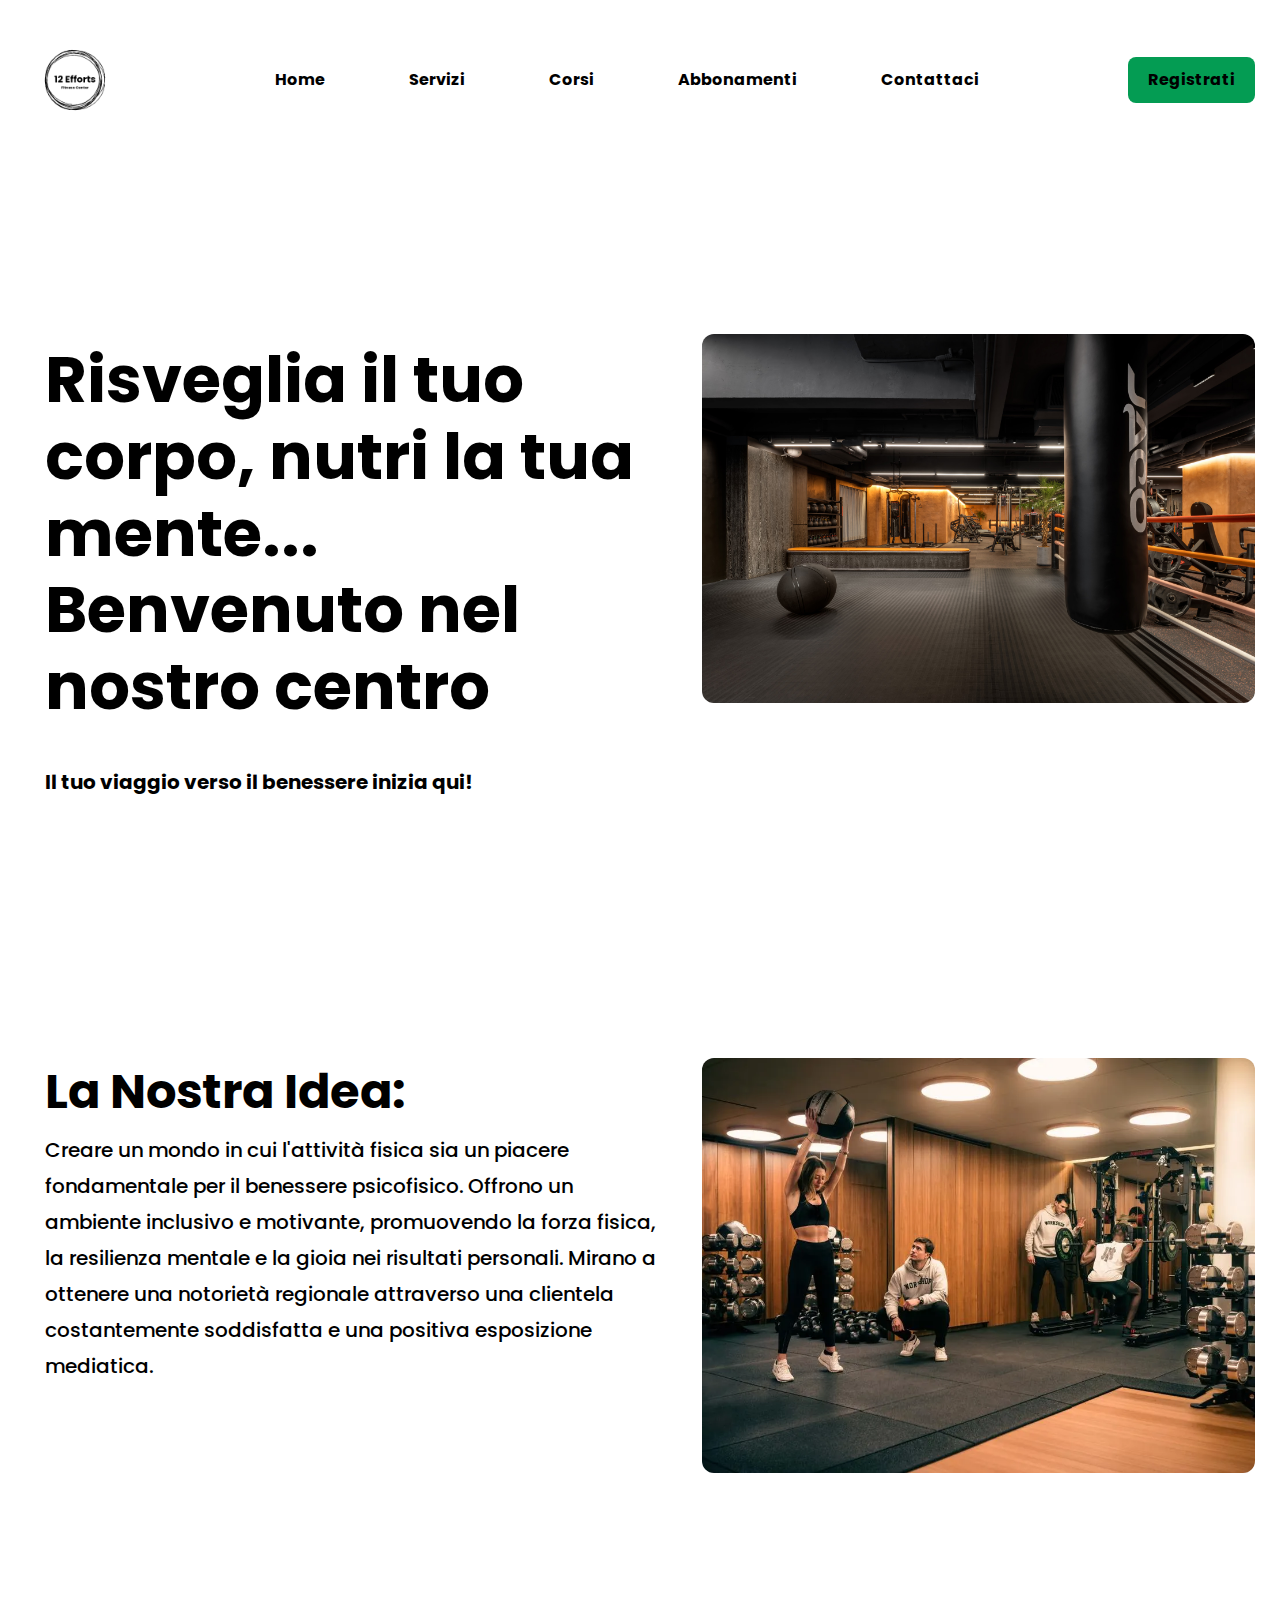
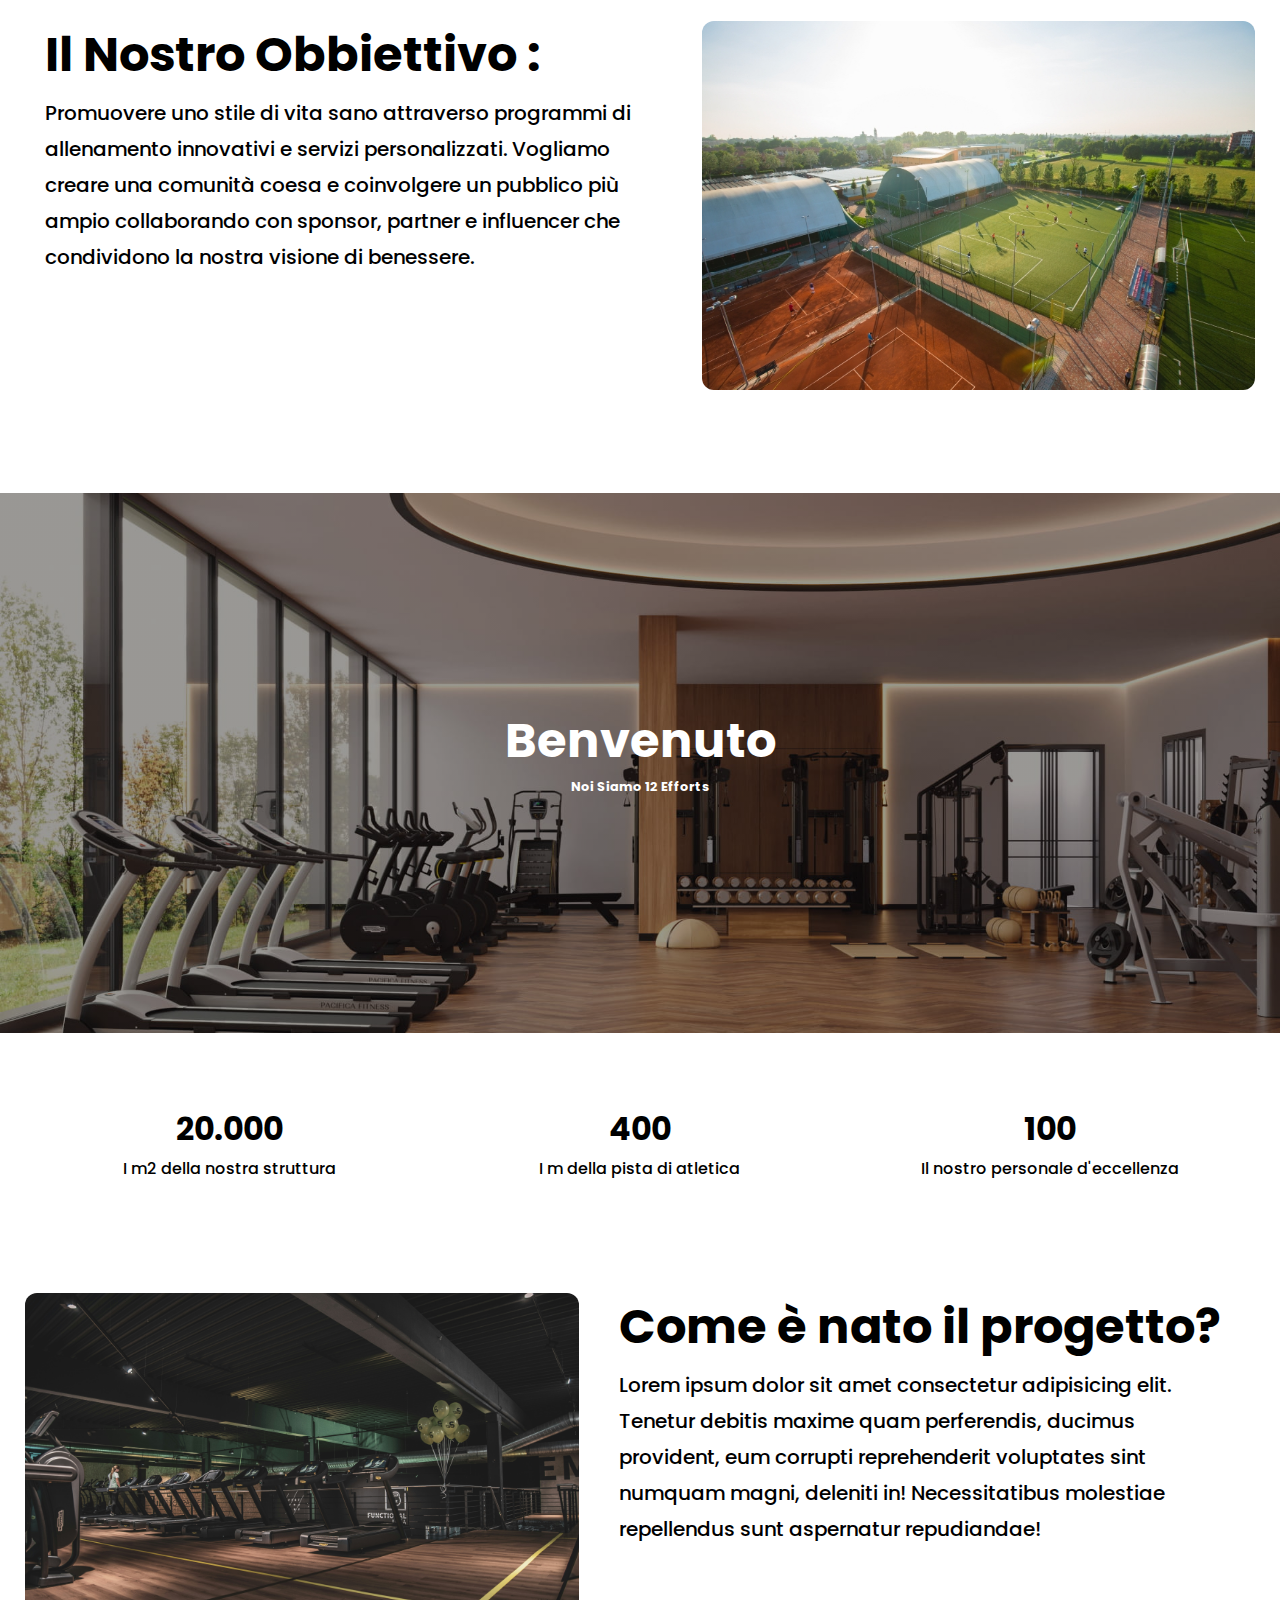
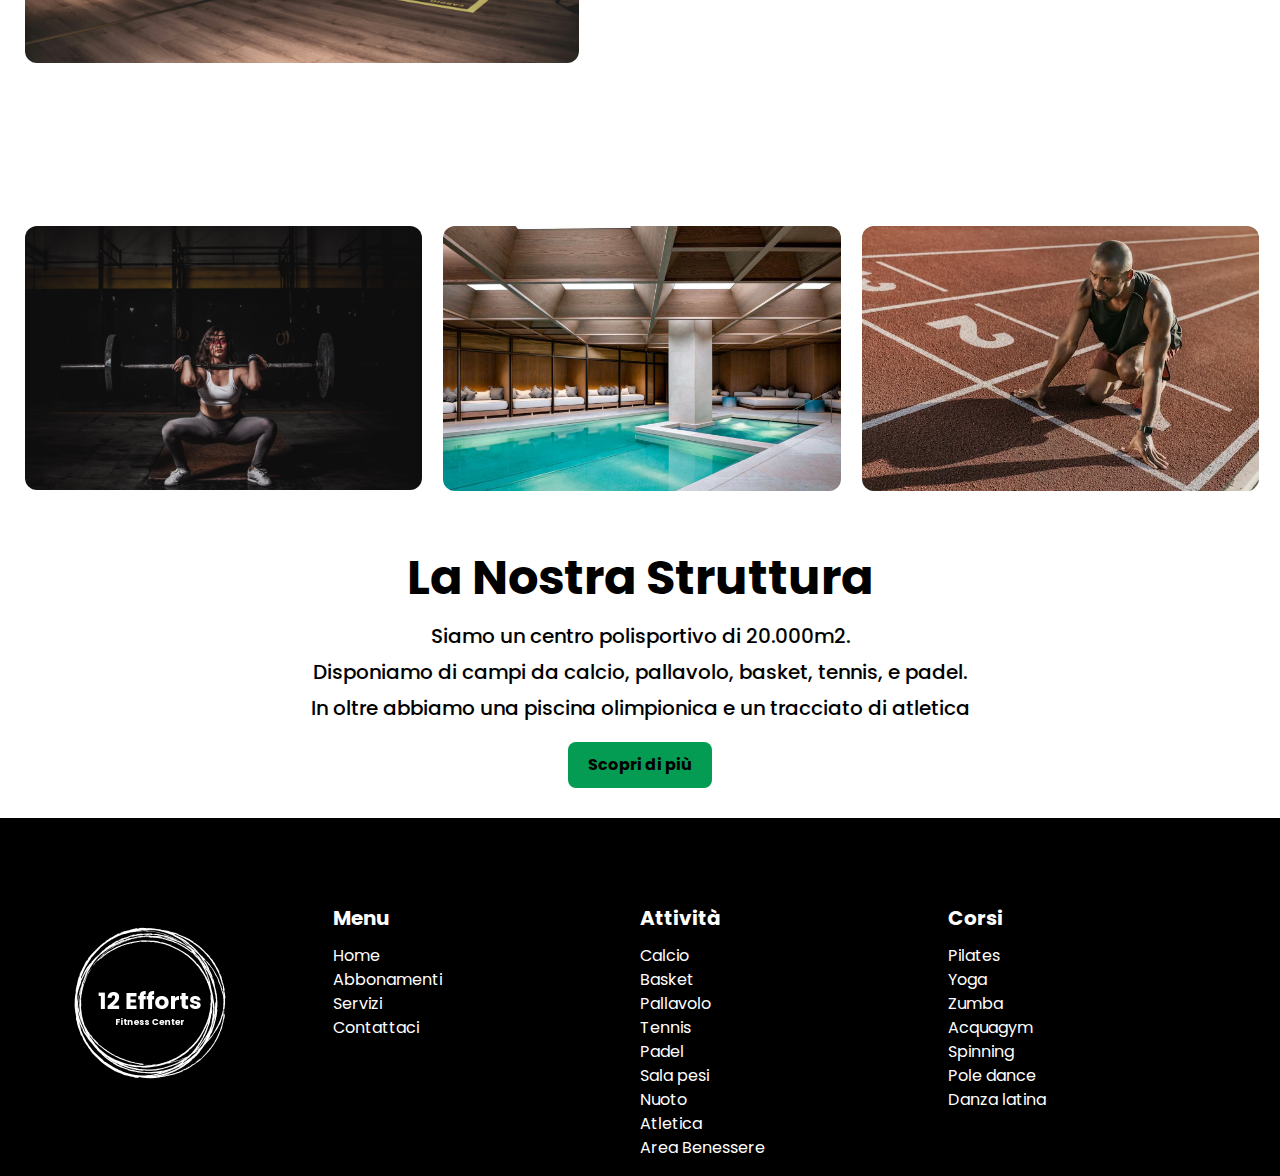
<file: index.html>
<!DOCTYPE html>
<html lang="en">
<head>
    <meta charset="UTF-8">
    <meta name="viewport" content="width=device-width, initial-scale=1.0">
    <meta http-equiv="X-UA-Compatible" content="ie=edge">

    <title>12 Efforts</title>
  
    <!-- Google Fonts Inter -->
    <link href="https://fonts.googleapis.com/css2?family=Poppins:wght@400;700&display=swap" rel="stylesheet">
    <!-- Link Css -->
    <link rel="stylesheet" href="style.css">
    <!-- Link Fontawsome -->
    <link rel="stylesheet" href="https://cdnjs.cloudflare.com/ajax/libs/font-awesome/6.5.1/css/all.min.css" integrity="sha512-DTOQO9RWCH3ppGqcWaEA1BIZOC6xxalwEsw9c2QQeAIftl+Vegovlnee1c9QX4TctnWMn13TZye+giMm8e2LwA==" crossorigin="anonymous" referrerpolicy="no-referrer" />


</head>
<body>


    <div class="container">

        <header class="header">
            <!-- Logo -->
            <img src="logo-nero.png" alt="12 Efforts logo" class="logo">
            <!-- Navbar -->
            <nav class="menu">
                <ul>
                    <li><a href="index.html">Home</a></li>
                    <li><a href="servizi.html">Servizi</a></li>
                    <li><a href="corsi.html">Corsi</a></li>
                    <li><a href="abbonamenti.html">Abbonamenti</a></li>
                    <li><a href="contattaci.html">Contattaci</a></li>
                </ul>
            </nav>
            <!-- Button -->
            <a href="" class="button">Registrati</a>


            <div class="hamburger">
                <span></span>
                <span></span>
            </div>

        </header>



        <!-- Hero -->
        <div class="hero">

            <div class="hero__text">
                <h1>Risveglia il tuo corpo, nutri la tua mente... Benvenuto nel nostro centro</h1>
                <h4>Il tuo viaggio verso il benessere inizia qui!</h4>
            </div>

            <div class="hero__img">
                <img src="gym.jpeg" alt="gym" class="img-res1">
            </div>

        </div>


        <!-- Grid -->
        <div class="grid-1">
            <div class="col-55">
                <h2>La Nostra Idea:</h2>
                <p class="p1">Creare un mondo in cui l'attività fisica sia un piacere fondamentale per il benessere psicofisico. Offrono un ambiente inclusivo e motivante, promuovendo la forza fisica, la resilienza mentale e la gioia nei risultati personali. Mirano a ottenere una notorietà regionale attraverso una clientela costantemente soddisfatta e una positiva esposizione mediatica.</p>
            </div>
            <div class="col-45">
                <img src="gym2.webp" alt="gym" class="img-res3">
            </div>
        </div>


        <div class="grid-2">
            <div class="col-55">
                <h2>Il Nostro Obbiettivo :</h2>
                <p class="p1">Promuovere uno stile di vita sano attraverso programmi di allenamento innovativi e servizi personalizzati. Vogliamo creare una comunità coesa e coinvolgere un pubblico più ampio collaborando con sponsor, partner e influencer che condividono la nostra visione di benessere.</p>
            </div>
            <div class="col-45">
                <img src="calcio_tennis.JPG" alt="calcio tennis" class="img-res2">
            </div>
        </div>


        <!-- Cover -->
        <div class="cover">
            <div class="cover__text">
                <h2>Benvenuto</h2>
                <h5>Noi Siamo 12 Efforts</h5>
            </div>

            <!-- <div class="cover__img">
                <img src="palestra.jpg" alt="tapis-roulant" class="img-res4">
            </div> -->
        </div>


        <div class="grid text-center">
            <div class="col-33">
                <h3>20.000</h3>
                <p class="p2">I m2 della nostra struttura</p>
            </div>

            <div class="col-33">
                <h3>400</h3>
                <p class="p2">I m della pista di atletica</p>
            </div>

            <div class="col-33">
                <h3>100</h3>
                <p class="p2">Il nostro personale d'eccellenza</p>
            </div>
        </div>


        <div class="grid-3">
            <div class="col-45">
                <img src="palestra.jpg" alt="calcio tennis" class="img-res2">
            </div>
            <div class="col-55 palestra">
                <h2>Come è nato il progetto?</h2>
                <p class="p1">Lorem ipsum dolor sit amet consectetur adipisicing elit. Tenetur debitis maxime quam perferendis, ducimus provident, eum corrupti reprehenderit voluptates sint numquam magni, deleniti in! Necessitatibus molestiae repellendus sunt aspernatur repudiandae!</p>
            </div>
        </div>


        <!-- Cards -->
        <div class="grid corto">
        <div class="col-33">
            <img src="squat.jpg" alt="" class="img-res4">
        </div>
        <div class="col-33">
            <img src="spa.jpeg" alt="" class="img-res5">
        </div>
        <div class="col-33">
            <img src="running.avif" alt="" class="img-res6">
        </div>
        </div>


        <!-- Grid -->
        <div class="grid text-center">
            <div class="col-100">
                <h2>La Nostra Struttura</h2>
                <p class="p1">Siamo un centro polisportivo di 20.000m2.<br>Disponiamo di campi da calcio, pallavolo, basket, tennis, e padel.<br>In oltre abbiamo una piscina olimpionica e un tracciato di atletica</p>
                <a href="" class="button plus">Scopri di più</a>
            </div>
        </div>


        <!-- Footer -->
        <footer class="footer">
            <div class="grid tw">

                <div class="col-25">
                    <img src="logo-bianco.png" alt="12 Efforts Logo" class="logo_2">
                    <!-- <p class="p3">Lorem ipsum dolor sit, amet consectetur adipisicing elit. Doloremque assumenda fuga temporibus, perspiciatis allorum.</p> -->
                </div>

                <div class="col-25">
                    <h4>Menu</h4>
                    <ul>
                        <li>Home</li>
                        <li>Abbonamenti</li>
                        <li>Servizi</li>
                        <li>Contattaci</li>
                    </ul>
                </div>

                <div class="col-25">
                    <h4>Attività</h4>
                    <ul>
                        <li>Calcio</li>
                        <li>Basket</li>
                        <li>Pallavolo</li>
                        <li>Tennis</li>
                        <li>Padel</li>
                        <li>Sala pesi</li>
                        <li>Nuoto</li>
                        <li>Atletica</li>
                        <li>Area Benessere</li>
                    </ul>
                </div>

                <div class="col-25">
                    <h4>Corsi</h4>
                    <ul>
                        <li>Pilates</li>
                        <li>Yoga</li>
                        <li>Zumba</li>
                        <li>Acquagym</li>
                        <li>Spinning</li>
                        <li>Pole dance</li>
                        <li>Danza latina</li>
                    </ul>
                </div>

            </div>
        </footer>



        <!-- Js Code -->
        <script>

            let hamburger = document.querySelector('.hamburger');

            hamburger.addEventListener("click", function() {
                document.body.classList.toggle('open');
            });

            // item.addEventListener("click", function() {
            //   item.classList.toggle('toggle-active');
            // });

        </script>

    </div>

</body>
</html>
</file>
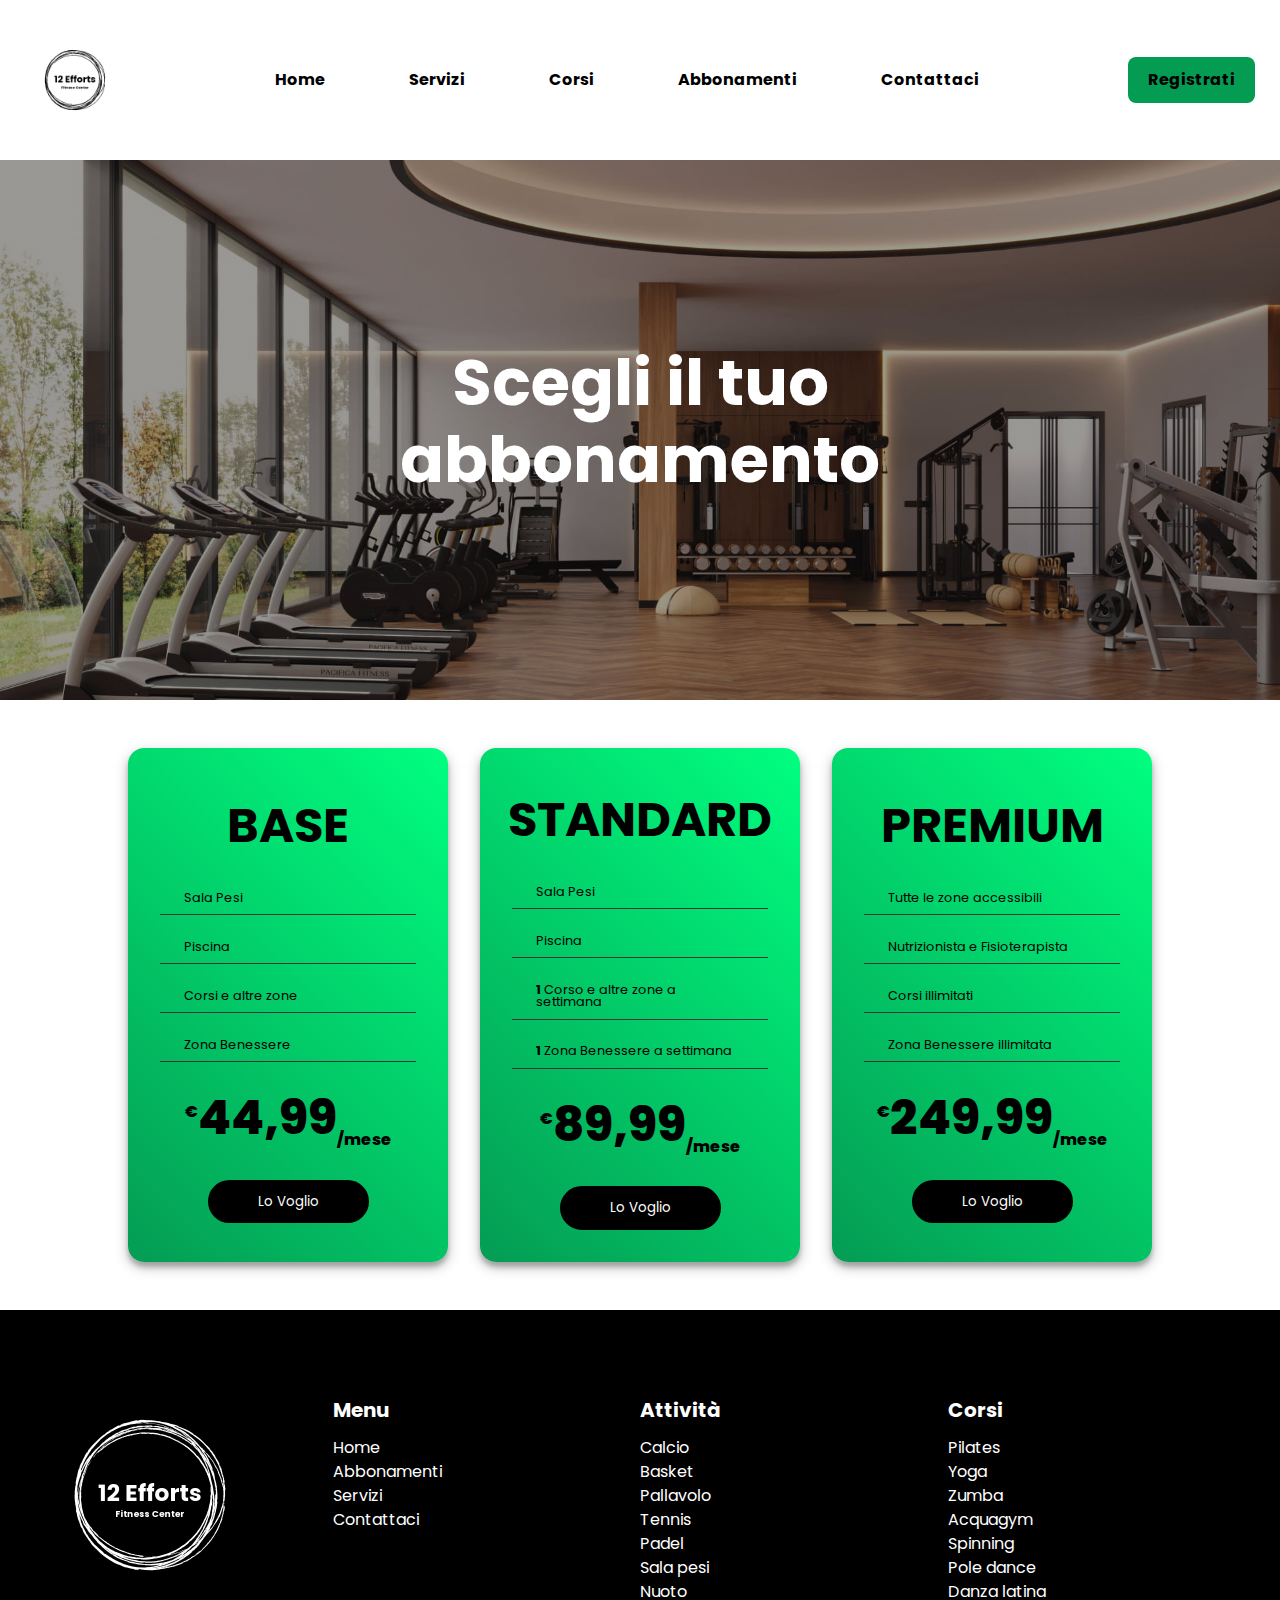
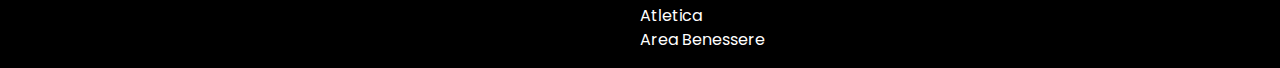
<file: abbonamenti.html>
<!DOCTYPE html>
<html lang="en">
    <head>
        <meta charset="UTF-8">
        <meta name="viewport" content="width=device-width, initial-scale=1.0">
        <meta http-equiv="X-UA-Compatible" content="ie=edge">

        <title>12 Efforts</title>
    
        <!-- Google Fonts Inter -->
        <link href="https://fonts.googleapis.com/css2?family=Poppins:wght@400;700&display=swap" rel="stylesheet">
        <!-- Link Css -->
        <link rel="stylesheet" href="style.css">
        <link rel="stylesheet" href="abbonamenti.css">
        <!-- Link Fontawsome -->
        <link rel="stylesheet" href="https://cdnjs.cloudflare.com/ajax/libs/font-awesome/6.5.1/css/all.min.css" integrity="sha512-DTOQO9RWCH3ppGqcWaEA1BIZOC6xxalwEsw9c2QQeAIftl+Vegovlnee1c9QX4TctnWMn13TZye+giMm8e2LwA==" crossorigin="anonymous" referrerpolicy="no-referrer" />


    </head>
    <body>

        <div class="container">

            <header class="header">
                <!-- Logo -->
                <img src="logo-nero.png" alt="12 Efforts logo" class="logo">
                <!-- Navbar -->
                <nav class="menu">
                    <ul>
                        <li><a href="index.html">Home</a></li>
                        <li><a href="servizi.html">Servizi</a></li>
                        <li><a href="corsi.html">Corsi</a></li>
                        <li><a href="abbonamenti.html">Abbonamenti</a></li>
                        <li><a href="contattaci.html">Contattaci</a></li>
                    </ul>
                </nav>
                <!-- Button -->
                <a href="" class="button">Registrati</a>


                <div class="hamburger">
                    <span></span>
                    <span></span>
                </div>

            </header>


            <!-- Cover -->
            <div class="cover">
                <div class="cover__text">
                    <h1>Scegli il tuo abbonamento</h1>
                </div>

                <!-- <div class="cover__img">
                    <img src="palestra.jpg" alt="tapis-roulant" class="img-res4">
                </div> -->
            </div>


            <section class="pricing">

                <div class="card-wrapper">

                    <!-- Card Header -->
                    <div class="card-header">
                        <h2>BASE</h2>
                    </div>

                    <!-- Card Detail -->
                    <div class="card-detail">
                        <p><span class="fas fa-check chek"> Sala Pesi</span></p>
                        <p><span class="fas fa-check chek"> Piscina</span></p>
                        <p><span class="fas fa-times nochek"> Corsi e altre zone</span></p>
                        <p><span class="fas fa-times nochek"> Zona Benessere</span></p>
                    </div>

                    <!-- Card Price -->
                    <div class="card-price">
                        <p><sup>€</sup>44,99<sub>/mese</sub></p>
                    </div>

                    <!-- Button -->
                    <button class="card-button">Lo Voglio</button>

                </div>
                
                <div class="card-wrapper">

                    <!-- Card Header -->
                    <div class="card-header">
                        <h2>STANDARD</h2>
                    </div>

                    <!-- Card Detail -->
                    <div class="card-detail">
                        <p><span class="fas fa-check chek"> Sala Pesi</span></p>
                        <p><span class="fas fa-check chek"> Piscina</span></p>
                        <p><span class="fas fa-check chek"><b> 1</b> Corso e altre zone a settimana</span></p>
                        <p><span class="fas fa-check chek"><b> 1</b> Zona Benessere a settimana</span></p>
                    </div>

                    <!-- Card Price -->
                    <div class="card-price">
                        <p><sup>€</sup>89,99<sub>/mese</sub></p>
                    </div>

                    <!-- Button -->
                    <button class="card-button">Lo Voglio</button>

                </div>
                
                <div class="card-wrapper">

                    <!-- Card Header -->
                    <div class="card-header">
                        <h2>PREMIUM</h2>
                    </div>

                    <!-- Card Detail -->
                    <div class="card-detail">
                        <p><span class="fas fa-check chek"> Tutte le zone accessibili</span></p>
                        <p><span class="fas fa-check chek"> Nutrizionista e Fisioterapista</span></p>
                        <p><span class="fas fa-check chek"> Corsi illimitati</span></p>
                        <p><span class="fas fa-check chek"> Zona Benessere illimitata</span></p>
                    </div>

                    <!-- Card Price -->
                    <div class="card-price">
                        <p><sup>€</sup>249,99<sub>/mese</sub></p>
                    </div>

                    <!-- Button -->
                    <button class="card-button">Lo Voglio</button>

                </div>
                

            </section>


            <!-- <table class="features">

                <thead>
                    <tr>
                        <th></th>
                        <th class="features__cell features__cell--bold features__cell--shaded">Base</th>
                        <th class="features__cell features__cell--bold features__cell--shaded">Standard</th>
                        <th class="features__cell features__cell--bold features__cell--shaded">Premium</th>
                    </tr>
                    <tr>
                        <th></th>
                        <th class="features__cell features__cell--bold features__cell--large">€ 44,99/mese</th>
                        <th class="features__cell features__cell--bold features__cell--large">€ 89,99/mese</th>
                        <th class="features__cell features__cell--bold features__cell--large">€ 249,99/mese</th>
                    </tr>
                </thead>

                <tbody>
                    <tr><td class="features__cell features__cell--bold features__cell--shaded" colspan="4">Aree</td></tr>

                    <tr>
                        <td class="features__cell">Unlimited access to 400+ tutorials</td>
                        <td class="features__cell features__cell--center">
                        </td>
                        <td class="features__cell features__cell--center">
                            <span class="features__tick">Yes</span>
                        </td>
                        <td class="features__cell features__cell--center">
                            <span class="features__tick">Yes</span>
                        </td>
                    </tr>

                </tbody>
                
            </table> -->


            <!-- Footer -->
            <footer class="footer">
                <div class="grid tw">

                    <div class="col-25">
                        <img src="logo-bianco.png" alt="12 Efforts Logo" class="logo_2">
                        <!-- <p class="p3">Lorem ipsum dolor sit, amet consectetur adipisicing elit. Doloremque assumenda fuga temporibus, perspiciatis allorum.</p> -->
                    </div>

                    <div class="col-25">
                        <h4>Menu</h4>
                        <ul>
                            <li>Home</li>
                            <li>Abbonamenti</li>
                            <li>Servizi</li>
                            <li>Contattaci</li>
                        </ul>
                    </div>

                    <div class="col-25">
                        <h4>Attività</h4>
                        <ul>
                            <li>Calcio</li>
                            <li>Basket</li>
                            <li>Pallavolo</li>
                            <li>Tennis</li>
                            <li>Padel</li>
                            <li>Sala pesi</li>
                            <li>Nuoto</li>
                            <li>Atletica</li>
                            <li>Area Benessere</li>
                        </ul>
                    </div>

                    <div class="col-25">
                        <h4>Corsi</h4>
                        <ul>
                            <li>Pilates</li>
                            <li>Yoga</li>
                            <li>Zumba</li>
                            <li>Acquagym</li>
                            <li>Spinning</li>
                            <li>Pole dance</li>
                            <li>Danza latina</li>
                        </ul>
                    </div>

                </div>
            </footer>



            <!-- Js Code -->
            <script>

                let hamburger = document.querySelector('.hamburger');

                hamburger.addEventListener("click", function() {
                    document.body.classList.toggle('open');
                });

                // item.addEventListener("click", function() {
                //   item.classList.toggle('toggle-active');
                // });

            </script>

        </div>

    </body>
</html>
</file>
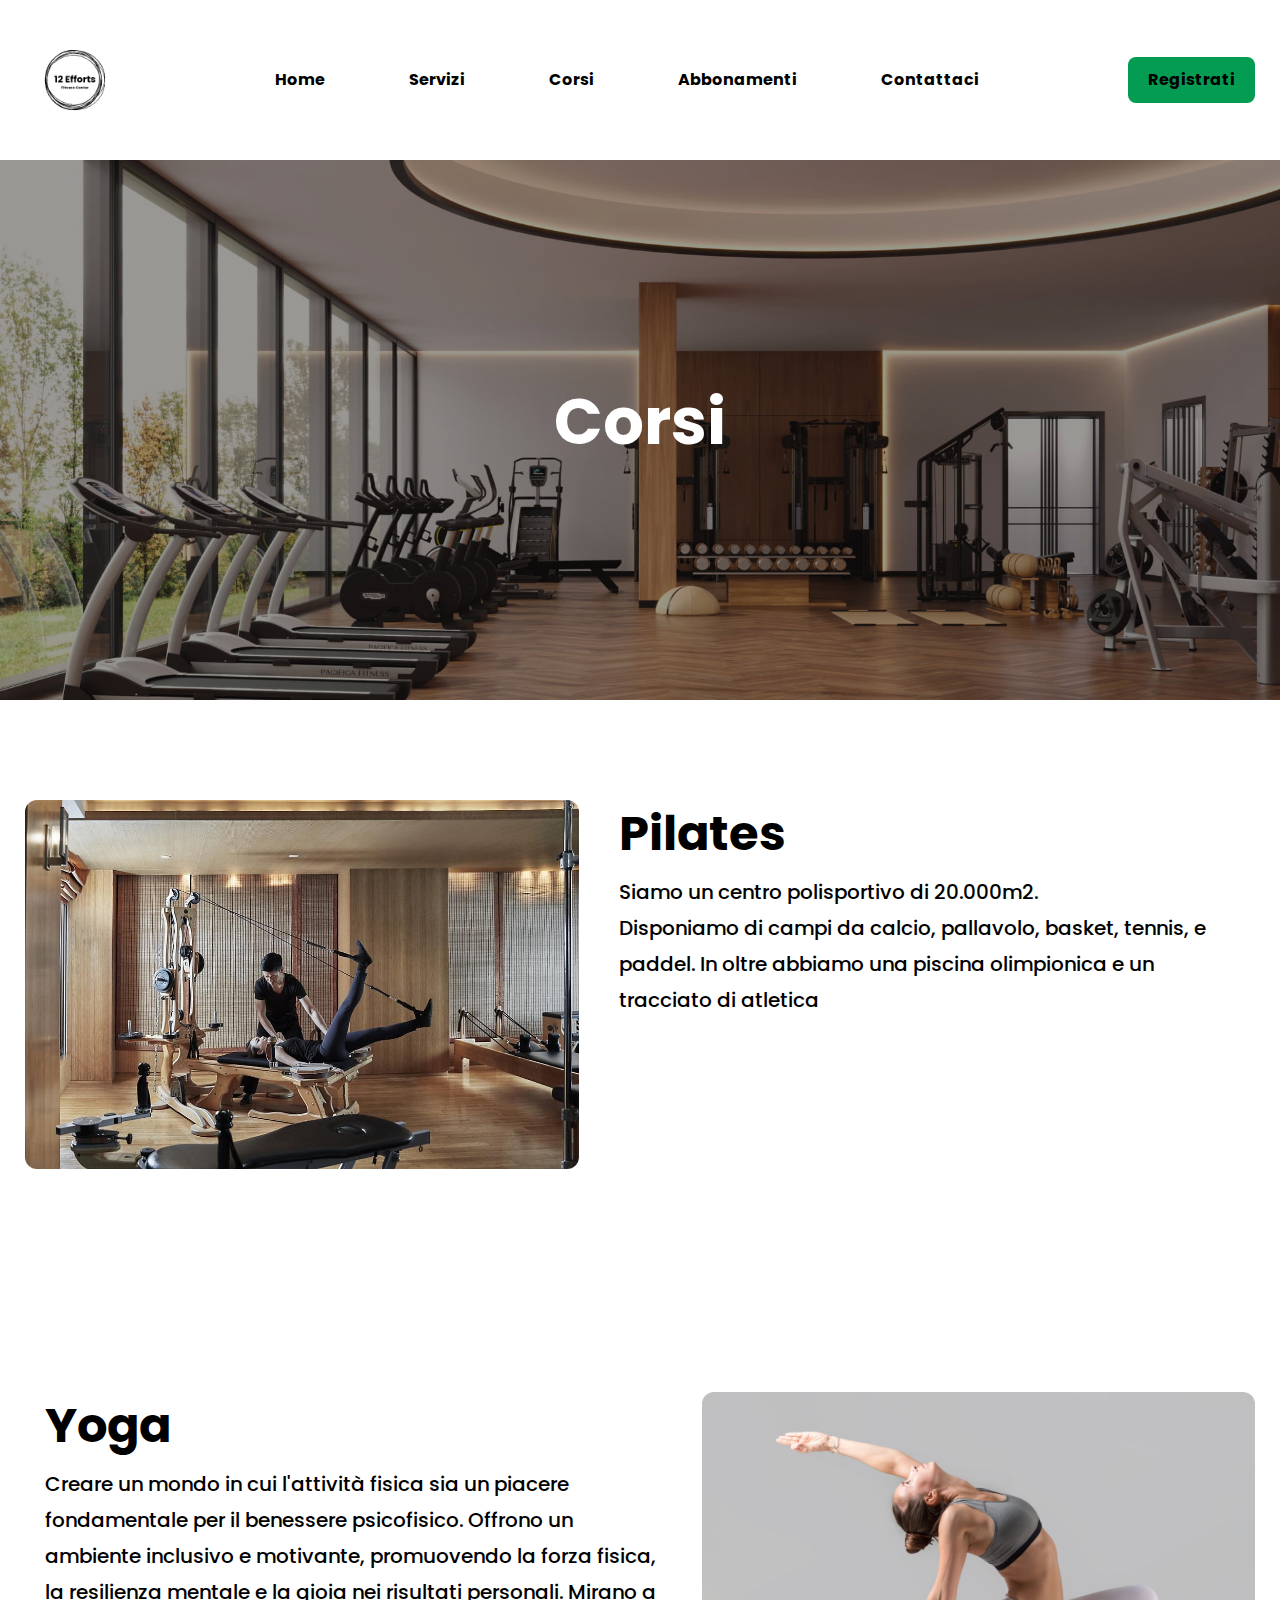
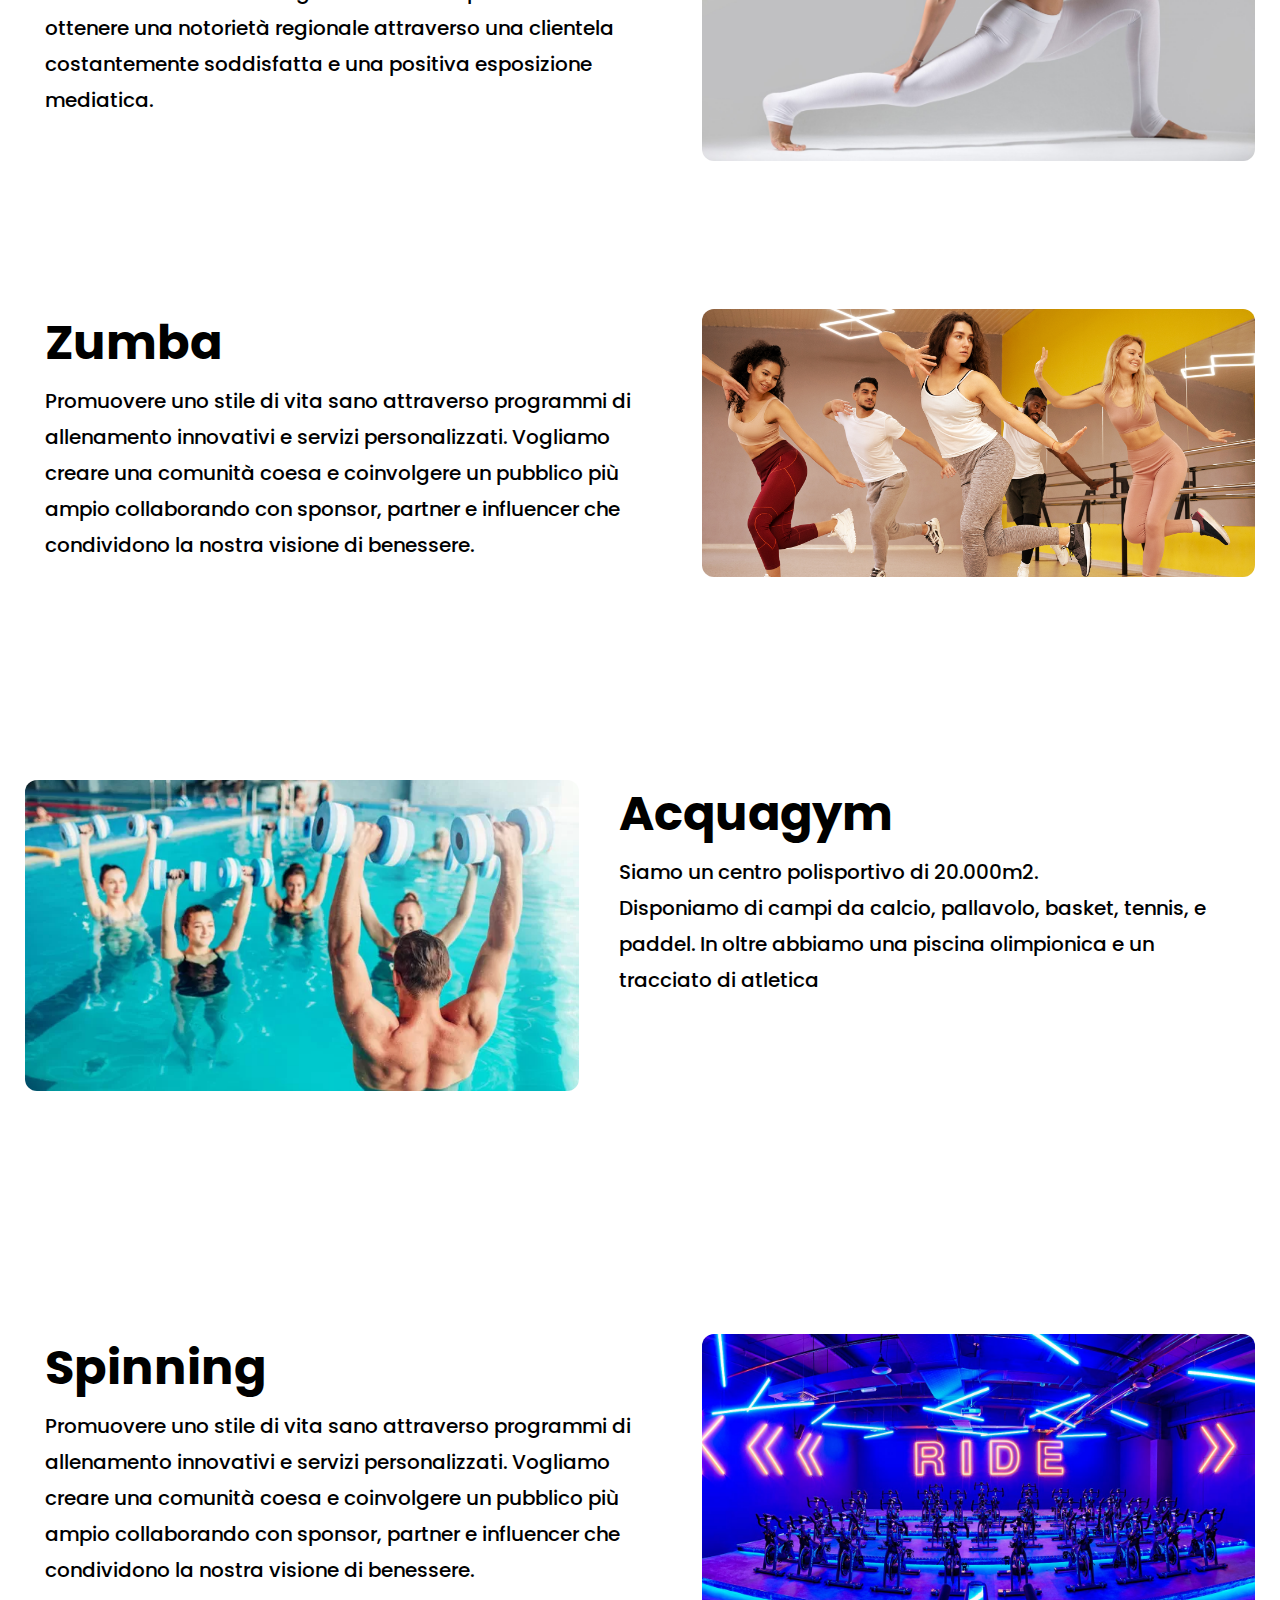
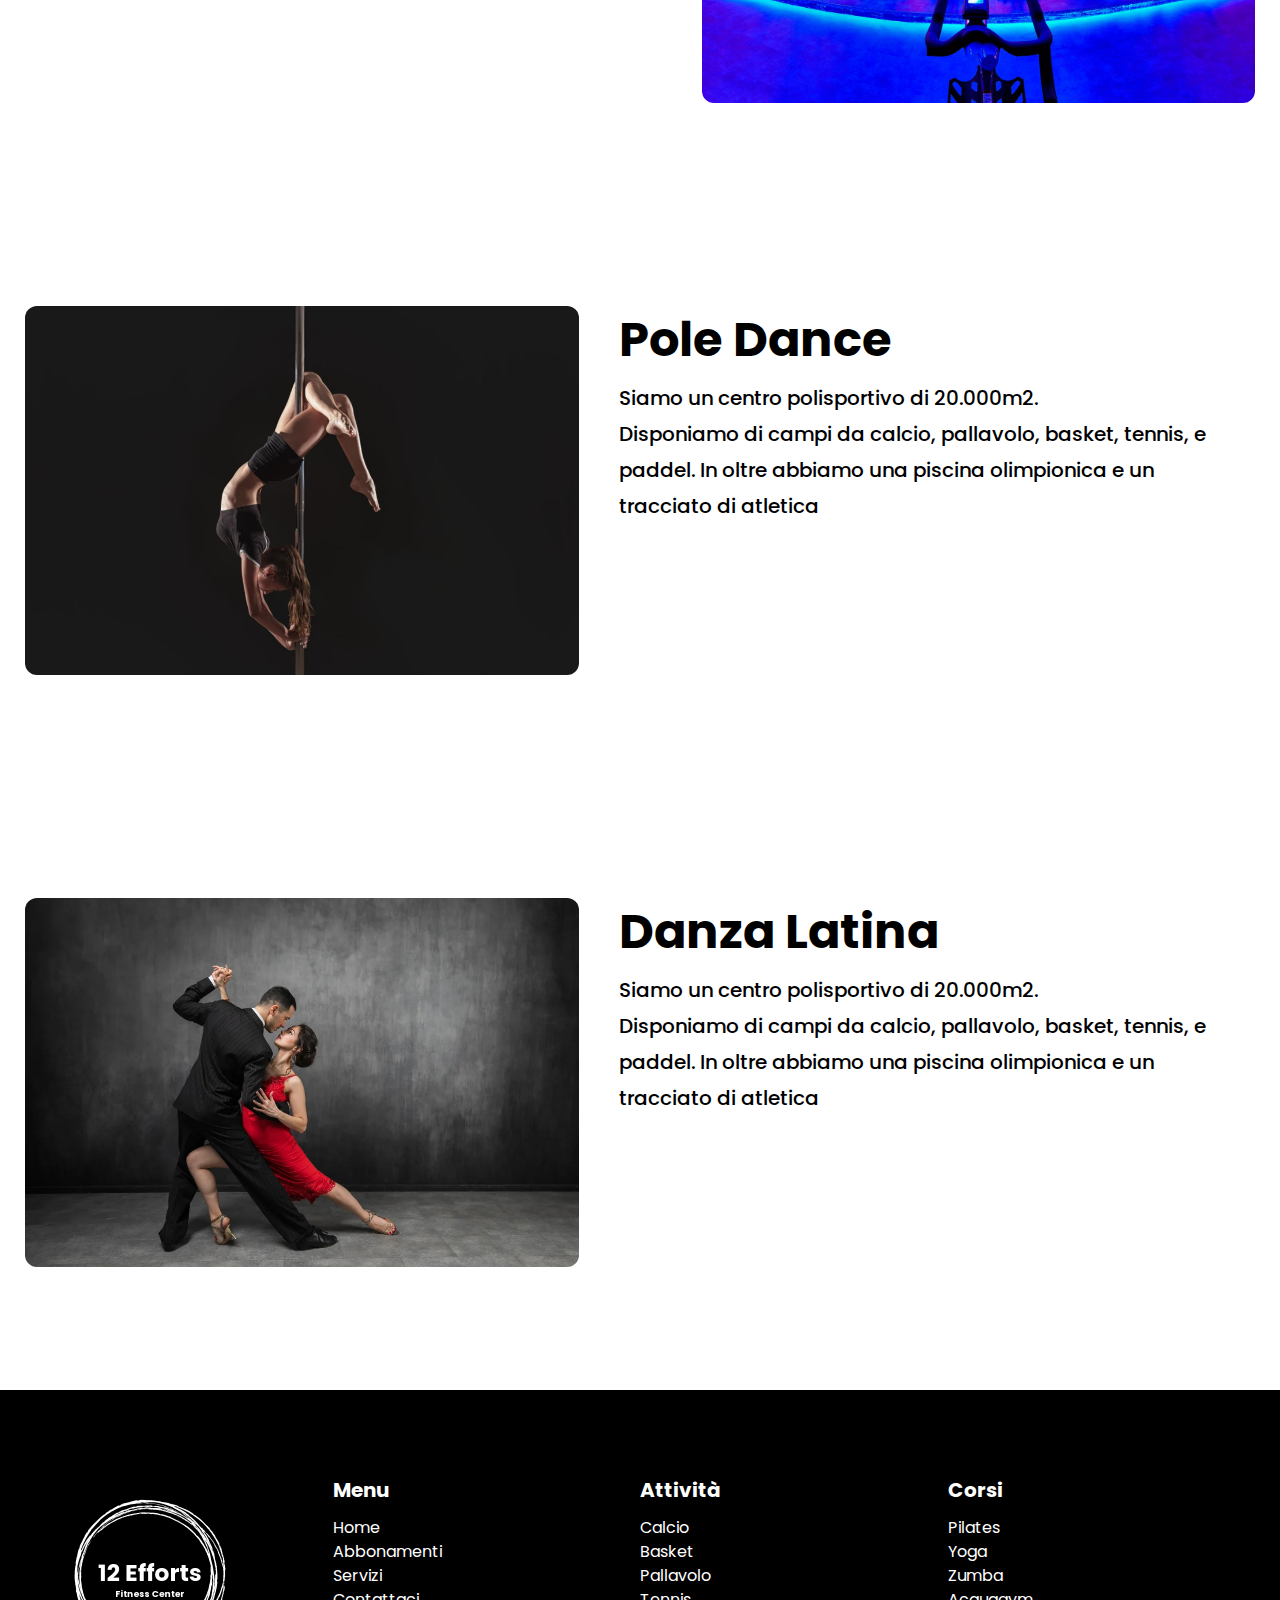
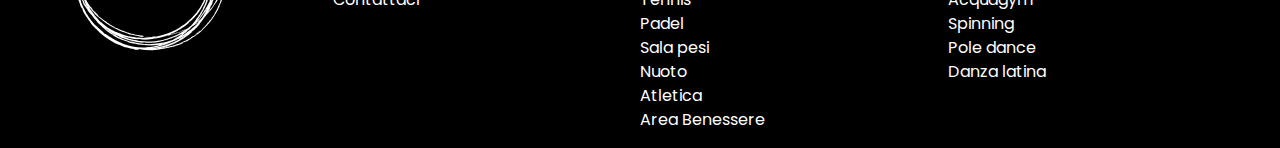
<file: corsi.html>
<!DOCTYPE html>
<html lang="en">
<head>
    <meta charset="UTF-8">
    <meta name="viewport" content="width=device-width, initial-scale=1.0">
    <meta http-equiv="X-UA-Compatible" content="ie=edge">

    <title>12 Efforts</title>
  
    <!-- Google Fonts Inter -->
    <link href="https://fonts.googleapis.com/css2?family=Poppins:wght@400;700&display=swap" rel="stylesheet">
    <!-- Link Css -->
    <link rel="stylesheet" href="style.css">
    <!-- Link Fontawsome -->
    <link rel="stylesheet" href="https://cdnjs.cloudflare.com/ajax/libs/font-awesome/6.5.1/css/all.min.css" integrity="sha512-DTOQO9RWCH3ppGqcWaEA1BIZOC6xxalwEsw9c2QQeAIftl+Vegovlnee1c9QX4TctnWMn13TZye+giMm8e2LwA==" crossorigin="anonymous" referrerpolicy="no-referrer" />


</head>
<body>


    <div class="container">

        <header class="header">
            <!-- Logo -->
            <img src="logo-nero.png" alt="12 Efforts logo" class="logo">
            <!-- Navbar -->
            <nav class="menu">
                <ul>
                    <li><a href="index.html">Home</a></li>
                    <li><a href="servizi.html">Servizi</a></li>
                    <li><a href="corsi.html">Corsi</a></li>
                    <li><a href="abbonamenti.html">Abbonamenti</a></li>
                    <li><a href="contattaci.html">Contattaci</a></li>
                </ul>
            </nav>
            <!-- Button -->
            <a href="" class="button">Registrati</a>


            <div class="hamburger">
                <span></span>
                <span></span>
            </div>

        </header>


        <!-- Cover -->
        <div class="cover">
            <div class="cover__text">
                <h1>Corsi</h1>
                <!-- <h5>Noi Siamo 12 Efforts</h5> -->
            </div>

            <!-- <div class="cover__img">
                <img src="palestra.jpg" alt="tapis-roulant" class="img-res4">
            </div> -->
        </div>


        <!-- Pilates -->
        <div class="grid-3">
            <div class="col-45">
                <img src="pilates.jpeg" alt="calcio tennis" class="img-res2">
            </div>
            <div class="col-55 palestra">
                <h2>Pilates</h2>
                <p class="p1">Siamo un centro polisportivo di 20.000m2.<br>Disponiamo di campi da calcio, pallavolo, basket, tennis, e paddel. In oltre abbiamo una piscina olimpionica e un tracciato di atletica</p>
            </div>
        </div>
                

        <!-- Yoga -->
        <div class="grid-1">
            <div class="col-55">
                <h2>Yoga</h2>
                <p class="p1">Creare un mondo in cui l'attività fisica sia un piacere fondamentale per il benessere psicofisico. Offrono un ambiente inclusivo e motivante, promuovendo la forza fisica, la resilienza mentale e la gioia nei risultati personali. Mirano a ottenere una notorietà regionale attraverso una clientela costantemente soddisfatta e una positiva esposizione mediatica.</p>
            </div>
            <div class="col-45">
                <img src="yoga.jpeg" alt="gym" class="img-res3">
            </div>
        </div>


        <!-- Zumba -->
        <div class="grid-2">
            <div class="col-55">
                <h2>Zumba</h2>
                <p class="p1">Promuovere uno stile di vita sano attraverso programmi di allenamento innovativi e servizi personalizzati. Vogliamo creare una comunità coesa e coinvolgere un pubblico più ampio collaborando con sponsor, partner e influencer che condividono la nostra visione di benessere.</p>
            </div>
            <div class="col-45">
                <img src="zumba.jpeg" alt="calcio tennis" class="img-res2">
            </div>
        </div>


        <!-- Acquagym -->
        <div class="grid-3">
            <div class="col-45">
                <img src="acquagym.webp" alt="calcio tennis" class="img-res2">
            </div>
            <div class="col-55 palestra">
                <h2>Acquagym</h2>
                <p class="p1">Siamo un centro polisportivo di 20.000m2.<br>Disponiamo di campi da calcio, pallavolo, basket, tennis, e paddel. In oltre abbiamo una piscina olimpionica e un tracciato di atletica</p>
            </div>
        </div>


        <!-- Spinning -->
        <div class="grid-2">
            <div class="col-55">
                <h2>Spinning</h2>
                <p class="p1">Promuovere uno stile di vita sano attraverso programmi di allenamento innovativi e servizi personalizzati. Vogliamo creare una comunità coesa e coinvolgere un pubblico più ampio collaborando con sponsor, partner e influencer che condividono la nostra visione di benessere.</p>
            </div>
            <div class="col-45">
                <img src="spinning.jpeg" alt="calcio tennis" class="img-res2">
            </div>
        </div>


        <!-- Pole Dance -->
        <div class="grid-3">
            <div class="col-45">
                <img src="pole_dance.jpeg" alt="calcio tennis" class="img-res2">
            </div>
            <div class="col-55 palestra">
                <h2>Pole Dance</h2>
                <p class="p1">Siamo un centro polisportivo di 20.000m2.<br>Disponiamo di campi da calcio, pallavolo, basket, tennis, e paddel. In oltre abbiamo una piscina olimpionica e un tracciato di atletica</p>
            </div>
        </div>


        <!-- Danza Latina -->
        <div class="grid-3">
            <div class="col-45">
                <img src="latin_dance.webp" alt="calcio tennis" class="img-res2">
            </div>
            <div class="col-55 palestra">
                <h2>Danza Latina</h2>
                <p class="p1">Siamo un centro polisportivo di 20.000m2.<br>Disponiamo di campi da calcio, pallavolo, basket, tennis, e paddel. In oltre abbiamo una piscina olimpionica e un tracciato di atletica</p>
            </div>
        </div>


        <!-- Footer -->
        <footer class="footer">
            <div class="grid tw">

                <div class="col-25">
                    <img src="logo-bianco.png" alt="12 Efforts Logo" class="logo_2">
                    <!-- <p class="p3">Lorem ipsum dolor sit, amet consectetur adipisicing elit. Doloremque assumenda fuga temporibus, perspiciatis allorum.</p> -->
                </div>

                <div class="col-25">
                    <h4>Menu</h4>
                    <ul>
                        <li>Home</li>
                        <li>Abbonamenti</li>
                        <li>Servizi</li>
                        <li>Contattaci</li>
                    </ul>
                </div>

                <div class="col-25">
                    <h4>Attività</h4>
                    <ul>
                        <li>Calcio</li>
                        <li>Basket</li>
                        <li>Pallavolo</li>
                        <li>Tennis</li>
                        <li>Padel</li>
                        <li>Sala pesi</li>
                        <li>Nuoto</li>
                        <li>Atletica</li>
                        <li>Area Benessere</li>
                    </ul>
                </div>

                <div class="col-25">
                    <h4>Corsi</h4>
                    <ul>
                        <li>Pilates</li>
                        <li>Yoga</li>
                        <li>Zumba</li>
                        <li>Acquagym</li>
                        <li>Spinning</li>
                        <li>Pole dance</li>
                        <li>Danza latina</li>
                    </ul>
                </div>

            </div>
        </footer>



        <!-- Js Code -->
        <script>

            let hamburger = document.querySelector('.hamburger');

            hamburger.addEventListener("click", function() {
                document.body.classList.toggle('open');
            });

            // item.addEventListener("click", function() {
            //   item.classList.toggle('toggle-active');
            // });

        </script>

    </div>

</body>
</html>
</file>
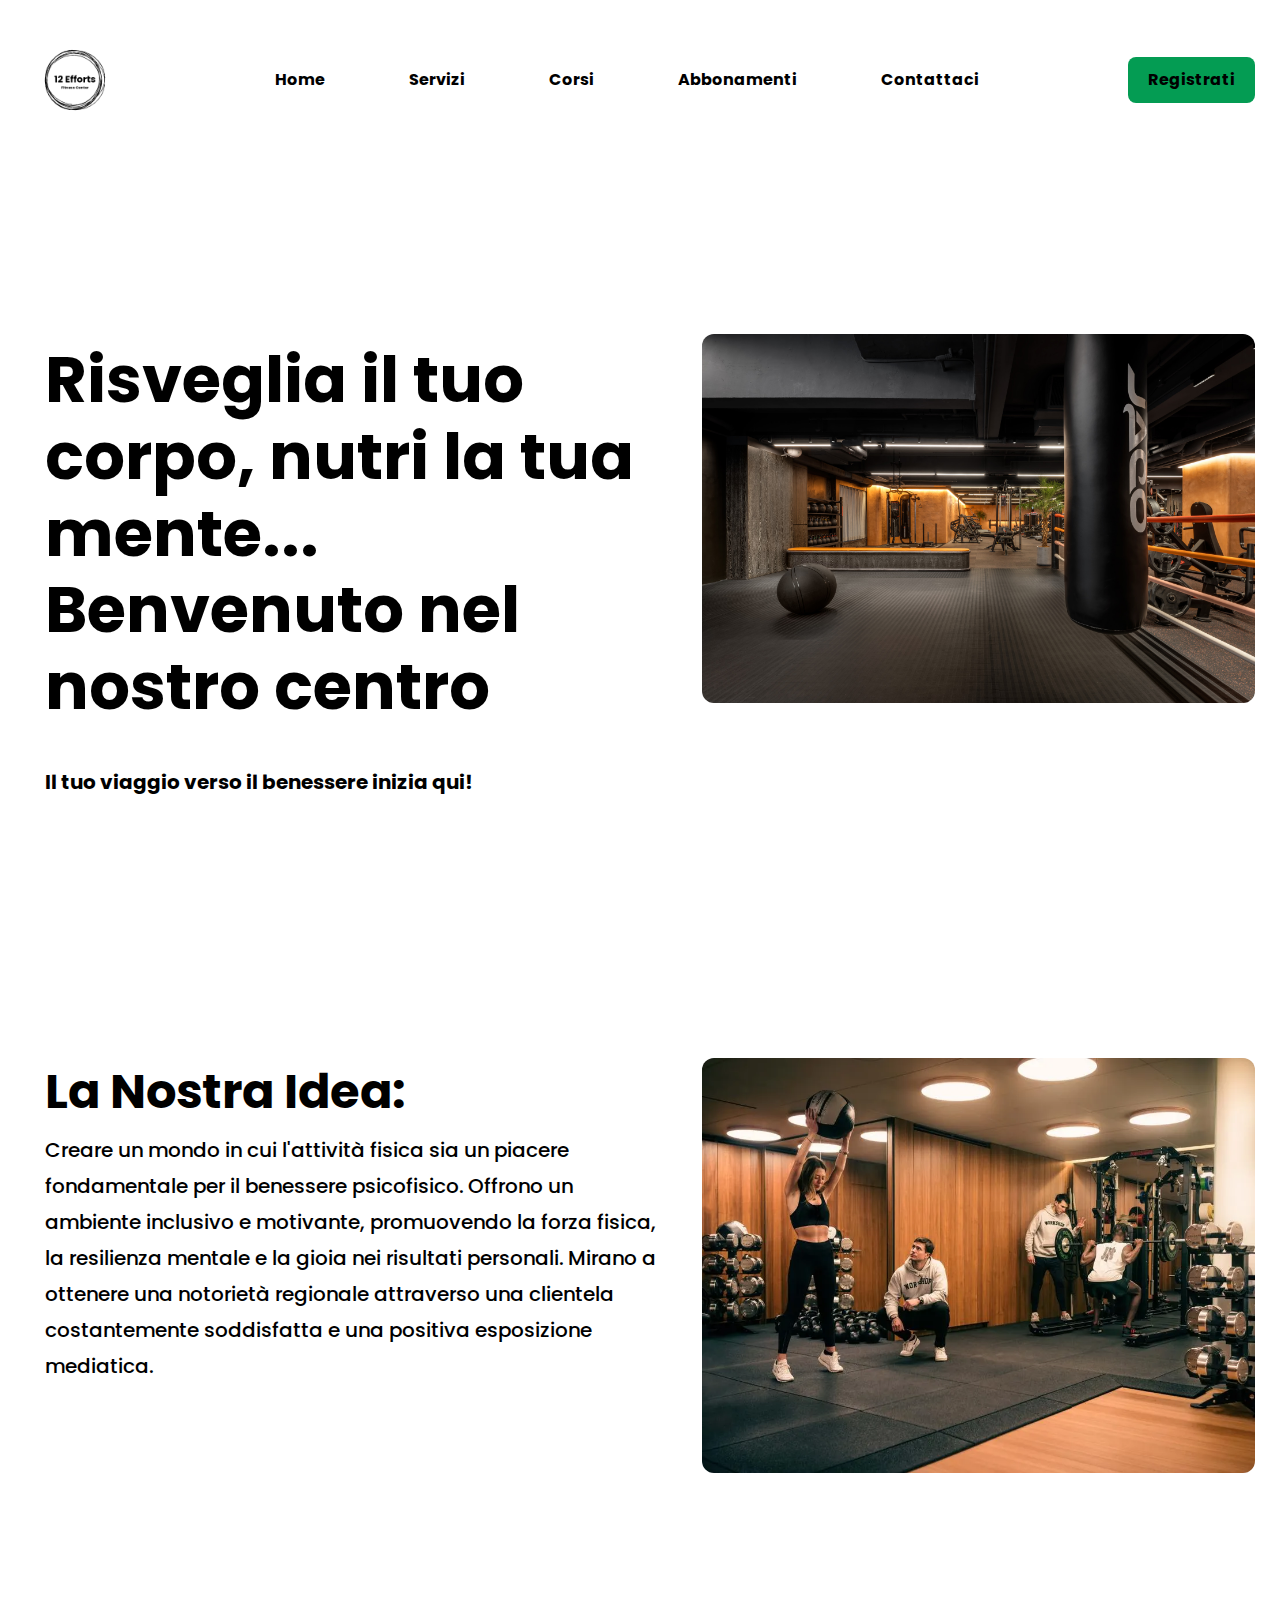
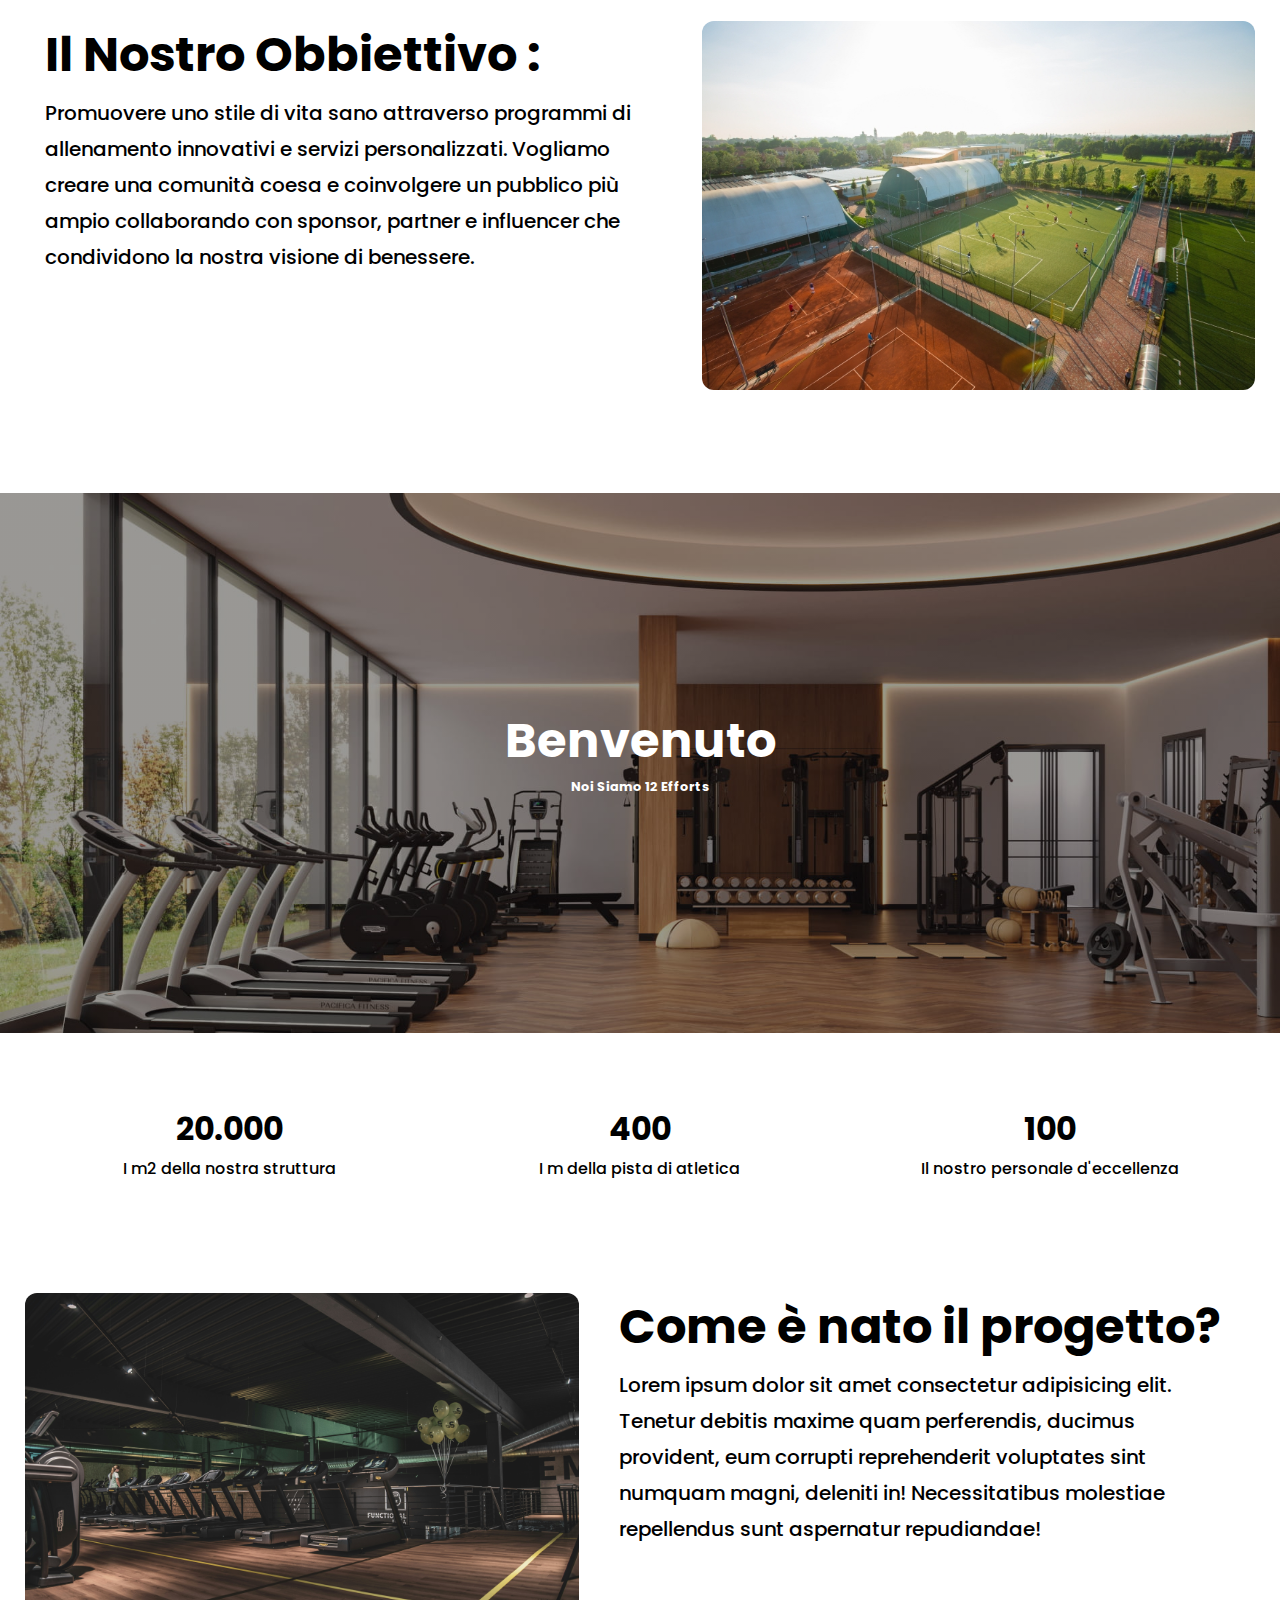
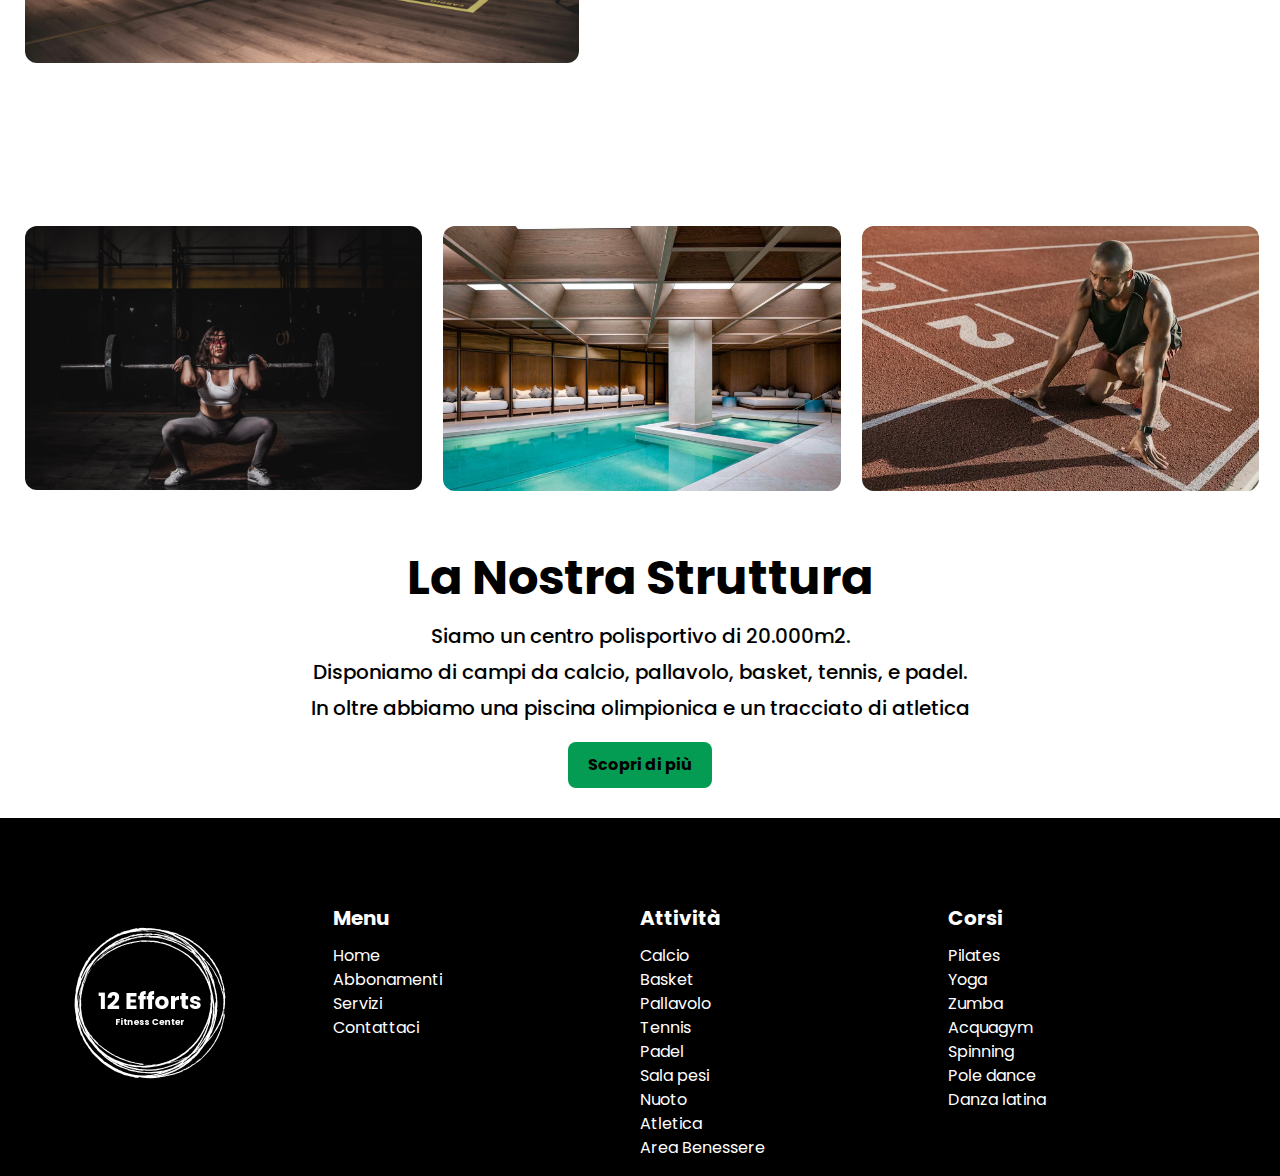
<file: home.html>
<!DOCTYPE html>
<html lang="en">
<head>
    <meta charset="UTF-8">
    <meta name="viewport" content="width=device-width, initial-scale=1.0">
    <meta http-equiv="X-UA-Compatible" content="ie=edge">

    <title>12 Efforts</title>
  
    <!-- Google Fonts Inter -->
    <link href="https://fonts.googleapis.com/css2?family=Poppins:wght@400;700&display=swap" rel="stylesheet">
    <!-- Link Css -->
    <link rel="stylesheet" href="style.css">
    <!-- Link Fontawsome -->
    <link rel="stylesheet" href="https://cdnjs.cloudflare.com/ajax/libs/font-awesome/6.5.1/css/all.min.css" integrity="sha512-DTOQO9RWCH3ppGqcWaEA1BIZOC6xxalwEsw9c2QQeAIftl+Vegovlnee1c9QX4TctnWMn13TZye+giMm8e2LwA==" crossorigin="anonymous" referrerpolicy="no-referrer" />


</head>
<body>


    <div class="container">

        <header class="header">
            <!-- Logo -->
            <img src="logo-nero.png" alt="12 Efforts logo" class="logo">
            <!-- Navbar -->
            <nav class="menu">
                <ul>
                    <li><a href="home.html">Home</a></li>
                    <li><a href="servizi.html">Servizi</a></li>
                    <li><a href="corsi.html">Corsi</a></li>
                    <li><a href="abbonamenti.html">Abbonamenti</a></li>
                    <li><a href="contattaci.html">Contattaci</a></li>
                </ul>
            </nav>
            <!-- Button -->
            <a href="" class="button">Registrati</a>


            <div class="hamburger">
                <span></span>
                <span></span>
            </div>

        </header>



        <!-- Hero -->
        <div class="hero">

            <div class="hero__text">
                <h1>Risveglia il tuo corpo, nutri la tua mente... Benvenuto nel nostro centro</h1>
                <h4>Il tuo viaggio verso il benessere inizia qui!</h4>
            </div>

            <div class="hero__img">
                <img src="gym.jpeg" alt="gym" class="img-res1">
            </div>

        </div>


        <!-- Grid -->
        <div class="grid-1">
            <div class="col-55">
                <h2>La Nostra Idea:</h2>
                <p class="p1">Creare un mondo in cui l'attività fisica sia un piacere fondamentale per il benessere psicofisico. Offrono un ambiente inclusivo e motivante, promuovendo la forza fisica, la resilienza mentale e la gioia nei risultati personali. Mirano a ottenere una notorietà regionale attraverso una clientela costantemente soddisfatta e una positiva esposizione mediatica.</p>
            </div>
            <div class="col-45">
                <img src="gym2.webp" alt="gym" class="img-res3">
            </div>
        </div>


        <div class="grid-2">
            <div class="col-55">
                <h2>Il Nostro Obbiettivo :</h2>
                <p class="p1">Promuovere uno stile di vita sano attraverso programmi di allenamento innovativi e servizi personalizzati. Vogliamo creare una comunità coesa e coinvolgere un pubblico più ampio collaborando con sponsor, partner e influencer che condividono la nostra visione di benessere.</p>
            </div>
            <div class="col-45">
                <img src="calcio_tennis.JPG" alt="calcio tennis" class="img-res2">
            </div>
        </div>


        <!-- Cover -->
        <div class="cover">
            <div class="cover__text">
                <h2>Benvenuto</h2>
                <h5>Noi Siamo 12 Efforts</h5>
            </div>

            <!-- <div class="cover__img">
                <img src="palestra.jpg" alt="tapis-roulant" class="img-res4">
            </div> -->
        </div>


        <div class="grid text-center">
            <div class="col-33">
                <h3>20.000</h3>
                <p class="p2">I m2 della nostra struttura</p>
            </div>

            <div class="col-33">
                <h3>400</h3>
                <p class="p2">I m della pista di atletica</p>
            </div>

            <div class="col-33">
                <h3>100</h3>
                <p class="p2">Il nostro personale d'eccellenza</p>
            </div>
        </div>


        <div class="grid-3">
            <div class="col-45">
                <img src="palestra.jpg" alt="calcio tennis" class="img-res2">
            </div>
            <div class="col-55 palestra">
                <h2>Come è nato il progetto?</h2>
                <p class="p1">Lorem ipsum dolor sit amet consectetur adipisicing elit. Tenetur debitis maxime quam perferendis, ducimus provident, eum corrupti reprehenderit voluptates sint numquam magni, deleniti in! Necessitatibus molestiae repellendus sunt aspernatur repudiandae!</p>
            </div>
        </div>


        <!-- Cards -->
        <div class="grid corto">
        <div class="col-33">
            <img src="squat.jpg" alt="" class="img-res4">
        </div>
        <div class="col-33">
            <img src="spa.jpeg" alt="" class="img-res5">
        </div>
        <div class="col-33">
            <img src="running.avif" alt="" class="img-res6">
        </div>
        </div>


        <!-- Grid -->
        <div class="grid text-center">
            <div class="col-100">
                <h2>La Nostra Struttura</h2>
                <p class="p1">Siamo un centro polisportivo di 20.000m2.<br>Disponiamo di campi da calcio, pallavolo, basket, tennis, e padel.<br>In oltre abbiamo una piscina olimpionica e un tracciato di atletica</p>
                <a href="" class="button plus">Scopri di più</a>
            </div>
        </div>


        <!-- Footer -->
        <footer class="footer">
            <div class="grid tw">

                <div class="col-25">
                    <img src="logo-bianco.png" alt="12 Efforts Logo" class="logo_2">
                    <!-- <p class="p3">Lorem ipsum dolor sit, amet consectetur adipisicing elit. Doloremque assumenda fuga temporibus, perspiciatis allorum.</p> -->
                </div>

                <div class="col-25">
                    <h4>Menu</h4>
                    <ul>
                        <li>Home</li>
                        <li>Abbonamenti</li>
                        <li>Servizi</li>
                        <li>Contattaci</li>
                    </ul>
                </div>

                <div class="col-25">
                    <h4>Attività</h4>
                    <ul>
                        <li>Calcio</li>
                        <li>Basket</li>
                        <li>Pallavolo</li>
                        <li>Tennis</li>
                        <li>Padel</li>
                        <li>Sala pesi</li>
                        <li>Nuoto</li>
                        <li>Atletica</li>
                        <li>Area Benessere</li>
                    </ul>
                </div>

                <div class="col-25">
                    <h4>Corsi</h4>
                    <ul>
                        <li>Pilates</li>
                        <li>Yoga</li>
                        <li>Zumba</li>
                        <li>Acquagym</li>
                        <li>Spinning</li>
                        <li>Pole dance</li>
                        <li>Danza latina</li>
                    </ul>
                </div>

            </div>
        </footer>



        <!-- Js Code -->
        <script>

            let hamburger = document.querySelector('.hamburger');

            hamburger.addEventListener("click", function() {
                document.body.classList.toggle('open');
            });

            // item.addEventListener("click", function() {
            //   item.classList.toggle('toggle-active');
            // });

        </script>

    </div>

</body>
</html>
</file>
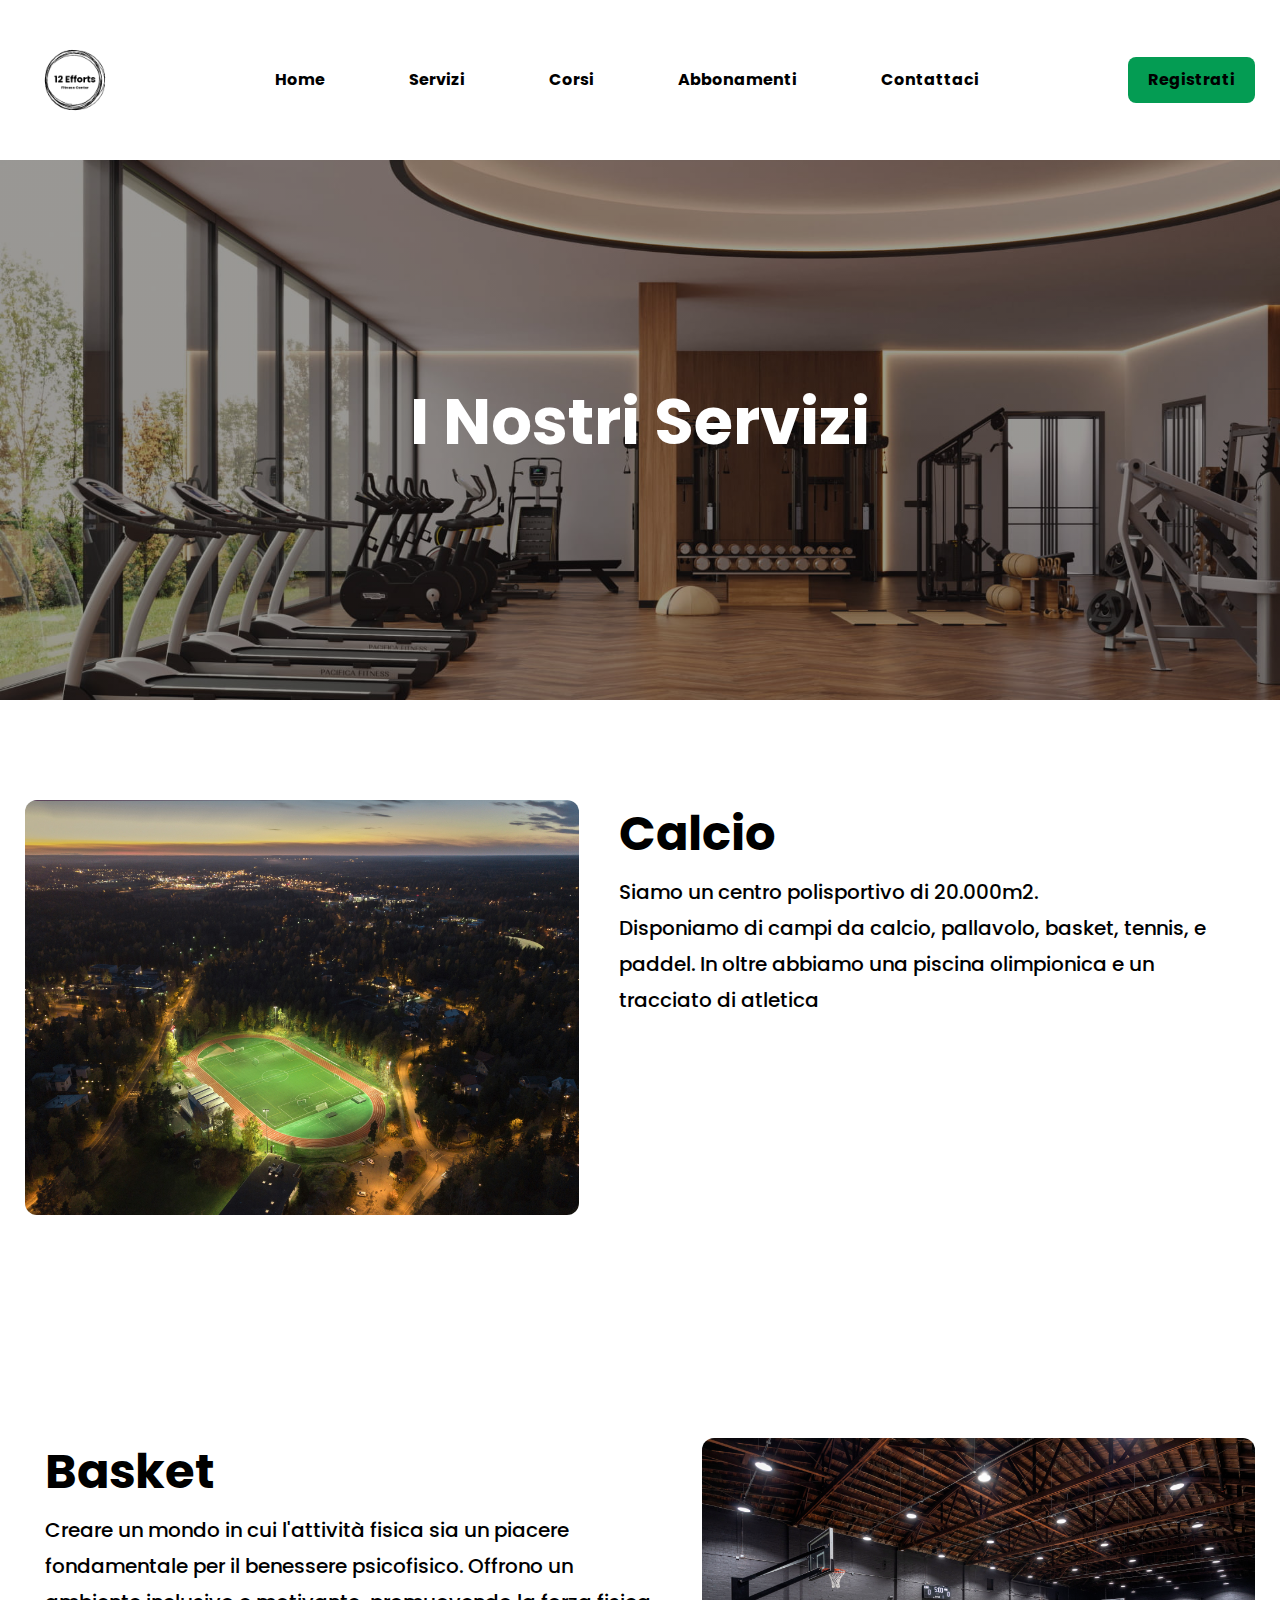
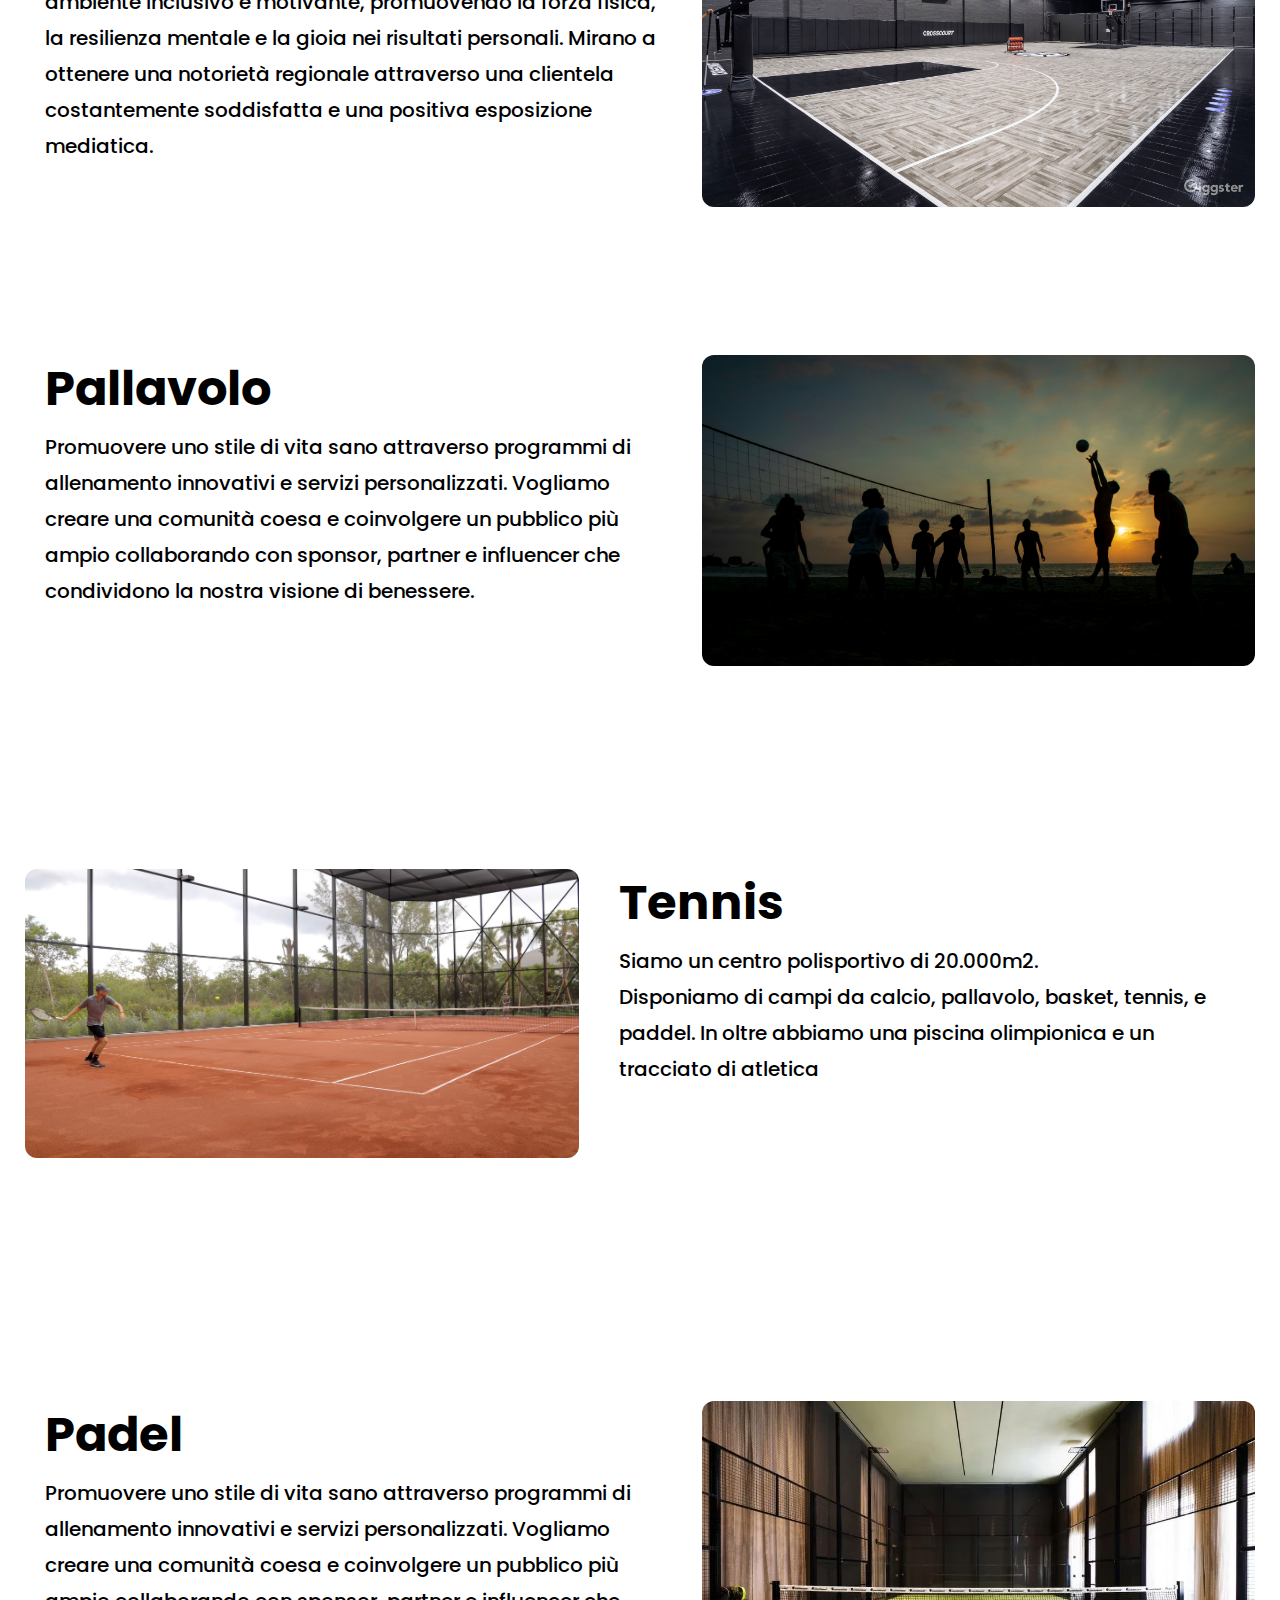
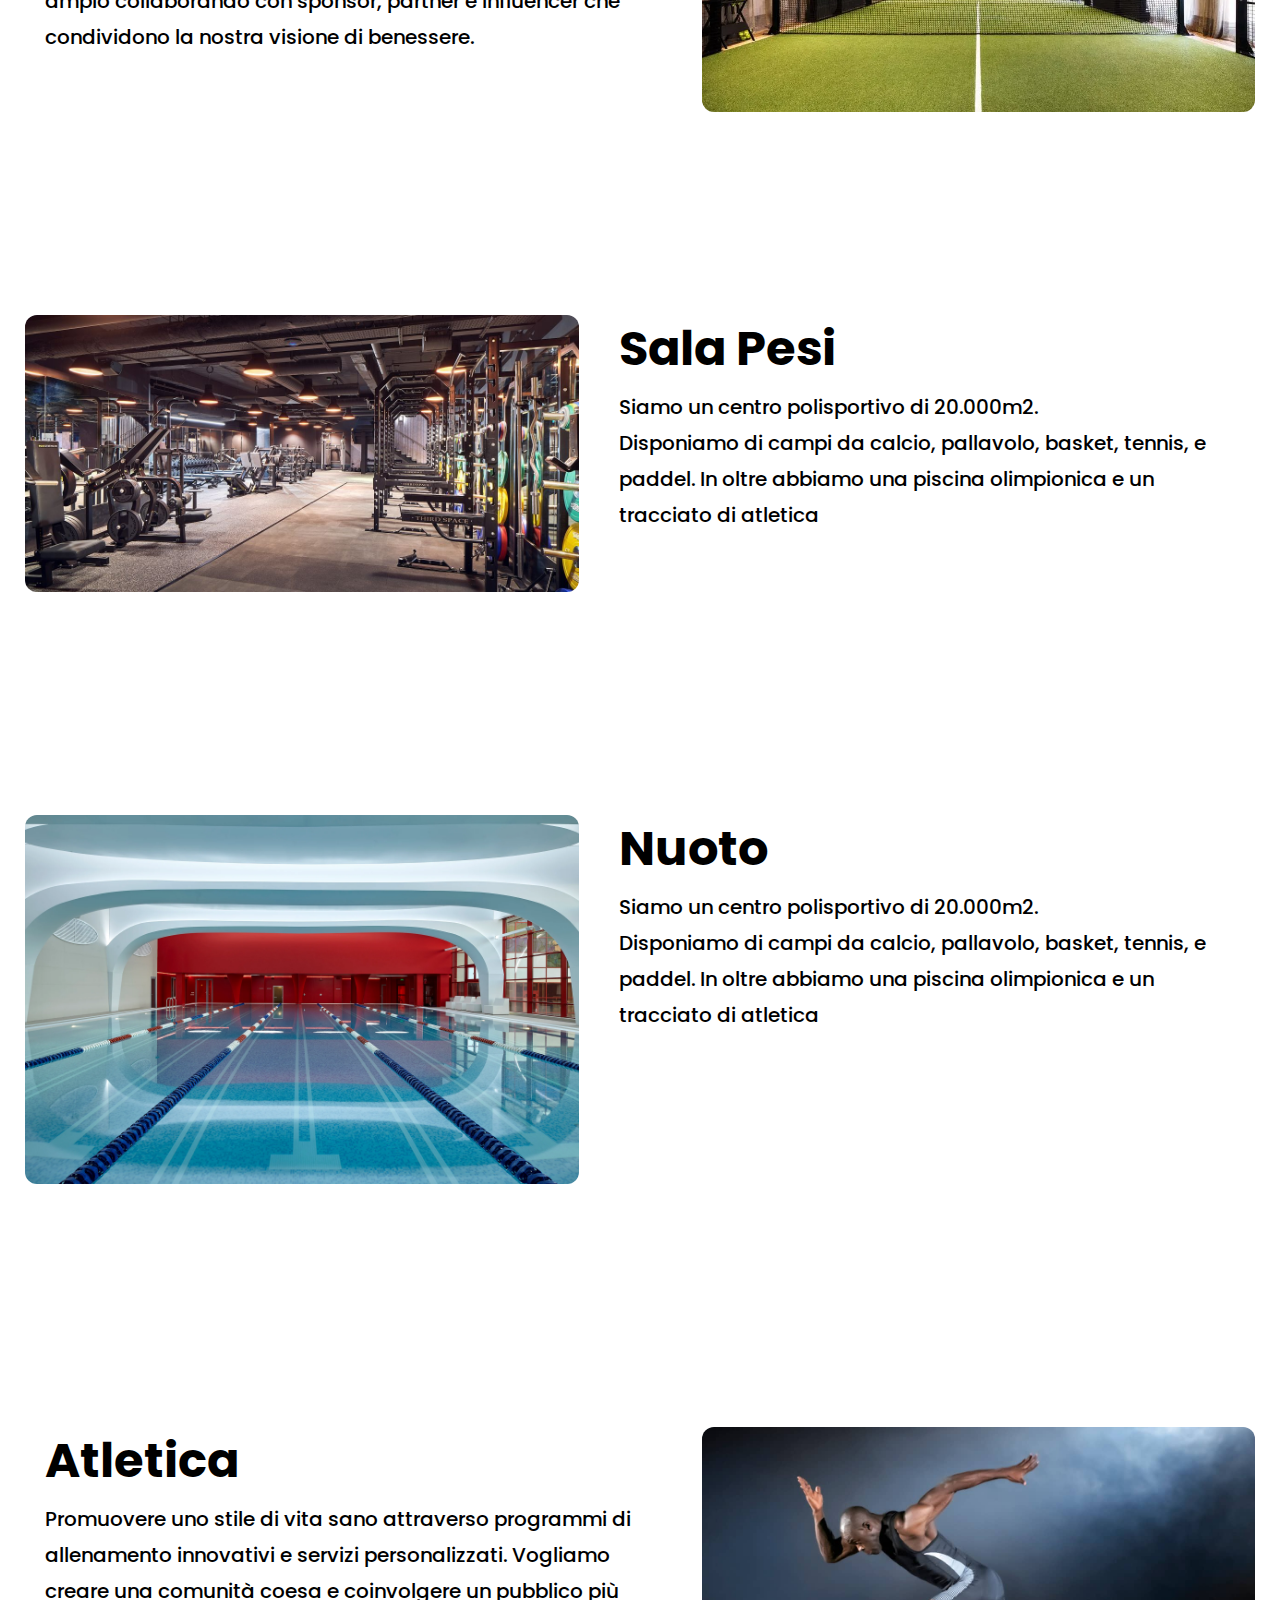
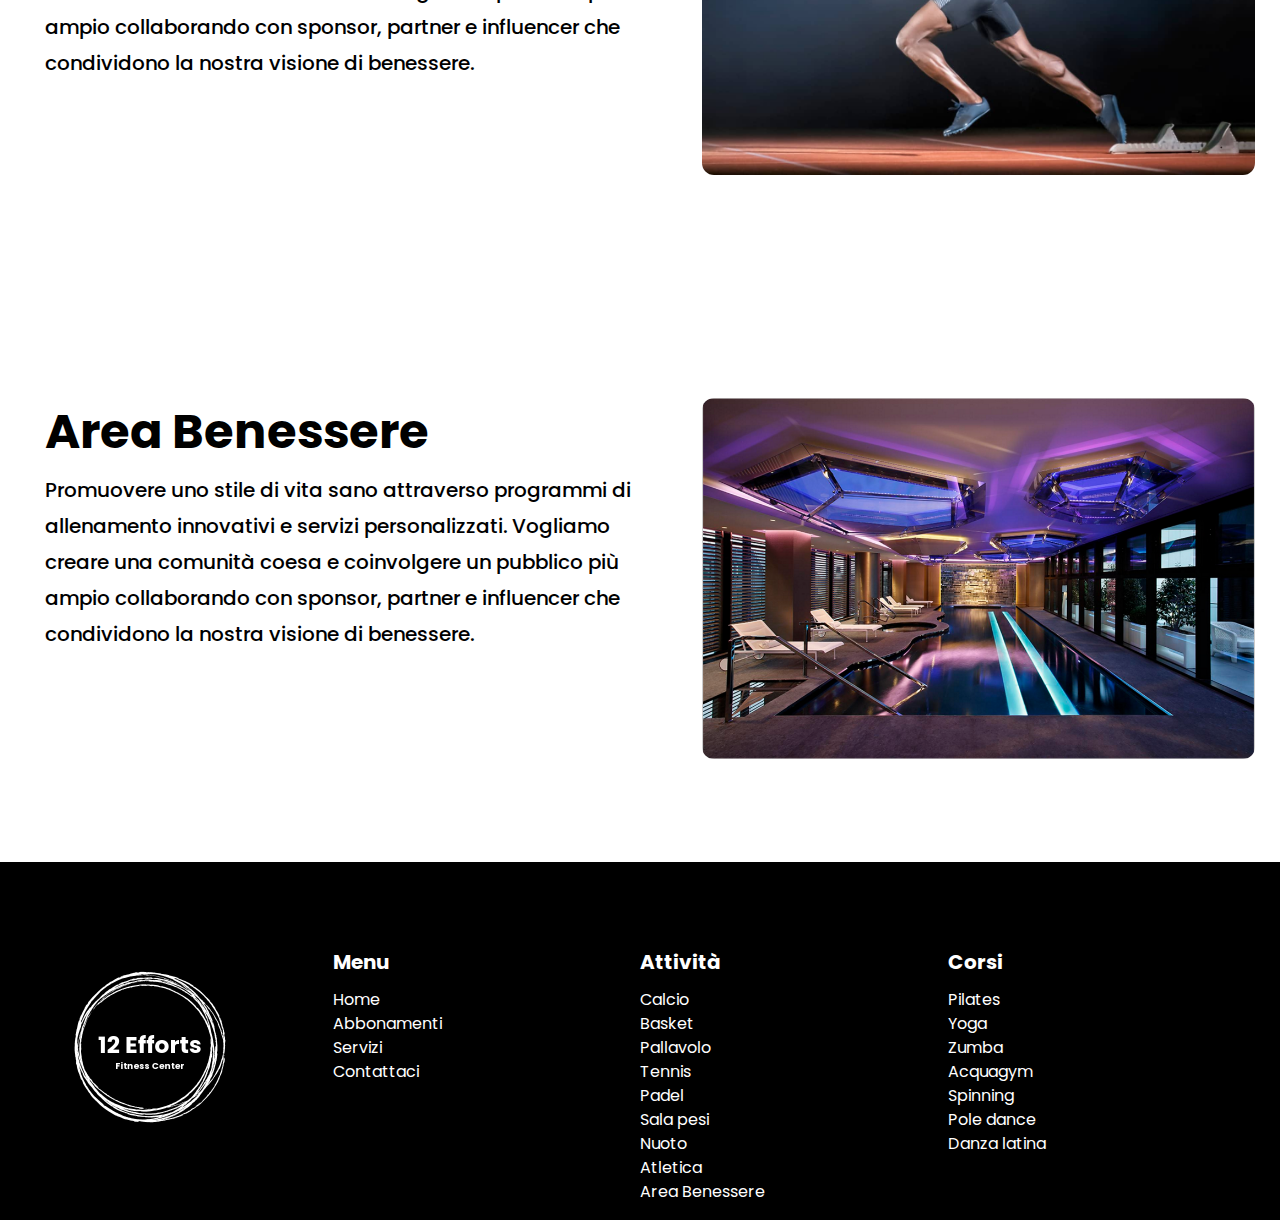
<file: servizi.html>
<!DOCTYPE html>
<html lang="en">
<head>
    <meta charset="UTF-8">
    <meta name="viewport" content="width=device-width, initial-scale=1.0">
    <meta http-equiv="X-UA-Compatible" content="ie=edge">

    <title>12 Efforts</title>
  
    <!-- Google Fonts Inter -->
    <link href="https://fonts.googleapis.com/css2?family=Poppins:wght@400;700&display=swap" rel="stylesheet">
    <!-- Link Css -->
    <link rel="stylesheet" href="style.css">
    <!-- Link Fontawsome -->
    <link rel="stylesheet" href="https://cdnjs.cloudflare.com/ajax/libs/font-awesome/6.5.1/css/all.min.css" integrity="sha512-DTOQO9RWCH3ppGqcWaEA1BIZOC6xxalwEsw9c2QQeAIftl+Vegovlnee1c9QX4TctnWMn13TZye+giMm8e2LwA==" crossorigin="anonymous" referrerpolicy="no-referrer" />


</head>
<body>


    <div class="container">

        <header class="header">
            <!-- Logo -->
            <img src="logo-nero.png" alt="12 Efforts logo" class="logo">
            <!-- Navbar -->
            <nav class="menu">
                <ul>
                    <li><a href="index.html">Home</a></li>
                    <li><a href="servizi.html">Servizi</a></li>
                    <li><a href="corsi.html">Corsi</a></li>
                    <li><a href="abbonamenti.html">Abbonamenti</a></li>
                    <li><a href="contattaci.html">Contattaci</a></li>
                </ul>
            </nav>
            <!-- Button -->
            <a href="" class="button">Registrati</a>


            <div class="hamburger">
                <span></span>
                <span></span>
            </div>

        </header>


        <!-- Cover -->
        <div class="cover">
            <div class="cover__text">
                <h1>I Nostri Servizi</h1>
                <!-- <h5>Noi Siamo 12 Efforts</h5> -->
            </div>

            <!-- <div class="cover__img">
                <img src="palestra.jpg" alt="tapis-roulant" class="img-res4">
            </div> -->
        </div>


        <!-- Calcio -->
        <div class="grid-3">
            <div class="col-45">
                <img src="calcio.jpg" alt="calcio tennis" class="img-res2">
            </div>
            <div class="col-55 palestra">
                <h2>Calcio</h2>
                <p class="p1">Siamo un centro polisportivo di 20.000m2.<br>Disponiamo di campi da calcio, pallavolo, basket, tennis, e paddel. In oltre abbiamo una piscina olimpionica e un tracciato di atletica</p>
            </div>
        </div>
                

        <!-- Basket -->
        <div class="grid-1">
            <div class="col-55">
                <h2>Basket</h2>
                <p class="p1">Creare un mondo in cui l'attività fisica sia un piacere fondamentale per il benessere psicofisico. Offrono un ambiente inclusivo e motivante, promuovendo la forza fisica, la resilienza mentale e la gioia nei risultati personali. Mirano a ottenere una notorietà regionale attraverso una clientela costantemente soddisfatta e una positiva esposizione mediatica.</p>
            </div>
            <div class="col-45">
                <img src="basket_court.jpeg" alt="gym" class="img-res3">
            </div>
        </div>


        <!-- Pallavolo -->
        <div class="grid-2">
            <div class="col-55">
                <h2>Pallavolo</h2>
                <p class="p1">Promuovere uno stile di vita sano attraverso programmi di allenamento innovativi e servizi personalizzati. Vogliamo creare una comunità coesa e coinvolgere un pubblico più ampio collaborando con sponsor, partner e influencer che condividono la nostra visione di benessere.</p>
            </div>
            <div class="col-45">
                <img src="pallavolo.jpg" alt="calcio tennis" class="img-res2">
            </div>
        </div>


        <!-- Tennis -->
        <div class="grid-3">
            <div class="col-45">
                <img src="tennis.jpeg" alt="calcio tennis" class="img-res2">
            </div>
            <div class="col-55 palestra">
                <h2>Tennis</h2>
                <p class="p1">Siamo un centro polisportivo di 20.000m2.<br>Disponiamo di campi da calcio, pallavolo, basket, tennis, e paddel. In oltre abbiamo una piscina olimpionica e un tracciato di atletica</p>
            </div>
        </div>


        <!-- Padel -->
        <div class="grid-2">
            <div class="col-55">
                <h2>Padel</h2>
                <p class="p1">Promuovere uno stile di vita sano attraverso programmi di allenamento innovativi e servizi personalizzati. Vogliamo creare una comunità coesa e coinvolgere un pubblico più ampio collaborando con sponsor, partner e influencer che condividono la nostra visione di benessere.</p>
            </div>
            <div class="col-45">
                <img src="padel.webp" alt="calcio tennis" class="img-res2">
            </div>
        </div>


        <!-- Sala Pesi -->
        <div class="grid-3">
            <div class="col-45">
                <img src="weight_room.jpeg" alt="calcio tennis" class="img-res2">
            </div>
            <div class="col-55 palestra">
                <h2>Sala Pesi</h2>
                <p class="p1">Siamo un centro polisportivo di 20.000m2.<br>Disponiamo di campi da calcio, pallavolo, basket, tennis, e paddel. In oltre abbiamo una piscina olimpionica e un tracciato di atletica</p>
            </div>
        </div>


        <!-- Nuoto -->
        <div class="grid-3">
            <div class="col-45">
                <img src="olimpionic_pool.webp" alt="calcio tennis" class="img-res2">
            </div>
            <div class="col-55 palestra">
                <h2>Nuoto</h2>
                <p class="p1">Siamo un centro polisportivo di 20.000m2.<br>Disponiamo di campi da calcio, pallavolo, basket, tennis, e paddel. In oltre abbiamo una piscina olimpionica e un tracciato di atletica</p>
            </div>
        </div>


        <!-- Atletica -->
        <div class="grid-2">
            <div class="col-55">
                <h2>Atletica</h2>
                <p class="p1">Promuovere uno stile di vita sano attraverso programmi di allenamento innovativi e servizi personalizzati. Vogliamo creare una comunità coesa e coinvolgere un pubblico più ampio collaborando con sponsor, partner e influencer che condividono la nostra visione di benessere.</p>
            </div>
            <div class="col-45">
                <img src="running_2.jpeg" alt="calcio tennis" class="img-res2">
            </div>
        </div>


        <!-- Area Benessere -->
        <div class="grid-2">
            <div class="col-55">
                <h2>Area Benessere</h2>
                <p class="p1">Promuovere uno stile di vita sano attraverso programmi di allenamento innovativi e servizi personalizzati. Vogliamo creare una comunità coesa e coinvolgere un pubblico più ampio collaborando con sponsor, partner e influencer che condividono la nostra visione di benessere.</p>
            </div>
            <div class="col-45">
                <img src="area_benessere.png" alt="calcio tennis" class="img-res2">
            </div>
        </div>




        <!-- Footer -->
        <footer class="footer">
            <div class="grid tw">

                <div class="col-25">
                    <img src="logo-bianco.png" alt="12 Efforts Logo" class="logo_2">
                    <!-- <p class="p3">Lorem ipsum dolor sit, amet consectetur adipisicing elit. Doloremque assumenda fuga temporibus, perspiciatis allorum.</p> -->
                </div>

                <div class="col-25">
                    <h4>Menu</h4>
                    <ul>
                        <li>Home</li>
                        <li>Abbonamenti</li>
                        <li>Servizi</li>
                        <li>Contattaci</li>
                    </ul>
                </div>

                <div class="col-25">
                    <h4>Attività</h4>
                    <ul>
                        <li>Calcio</li>
                        <li>Basket</li>
                        <li>Pallavolo</li>
                        <li>Tennis</li>
                        <li>Padel</li>
                        <li>Sala pesi</li>
                        <li>Nuoto</li>
                        <li>Atletica</li>
                        <li>Area Benessere</li>
                    </ul>
                </div>

                <div class="col-25">
                    <h4>Corsi</h4>
                    <ul>
                        <li>Pilates</li>
                        <li>Yoga</li>
                        <li>Zumba</li>
                        <li>Acquagym</li>
                        <li>Spinning</li>
                        <li>Pole dance</li>
                        <li>Danza latina</li>
                    </ul>
                </div>

            </div>
        </footer>



        <!-- Js Code -->
        <script>

            let hamburger = document.querySelector('.hamburger');

            hamburger.addEventListener("click", function() {
                document.body.classList.toggle('open');
            });

            // item.addEventListener("click", function() {
            //   item.classList.toggle('toggle-active');
            // });

        </script>

    </div>

</body>
</html>
</file>
<file: abbonamenti.css>
* {
    margin: 0;
    padding: 0;
    box-sizing: border-box;
    outline: none;
    font-family: "Poppins", sans-serif;
}

body {
    width: 100%;
    height: auto;
    background-color: #fff;
}

.pricing {
    display: flex;
    justify-content: center;
    flex-wrap: wrap;
    width: 100%;
    padding: 2rem;
}

.card-wrapper {
    display: flex;
    flex-direction: column;
    align-items: center;
    justify-content: center;
    width: 320px;
    height: auto;
    background: linear-gradient(45deg, rgb(4, 156, 83, 1) 0%, rgb(0, 255, 128, 1) 100%);
    border-radius: 16px;
    box-shadow: 0 5px 14px rgba(0, 0, 0, 0.25), 0 5px 5px rgba(0, 0, 0, 0.22);
    padding: 2rem;
    margin: 1rem;
    transition: all 0.3s ease-in;
}

.card-wrapper:hover {
    transform: scale(1.03);
}

.card-header {
    margin: 1rem;
    text-align: center;
}

.card-wrapper:hover .card-header> h2 {
    transform: scale(1.03);
    color: #fff;
    letter-spacing: 2;
}

.card-detail {
    width: 100%;
}

.card-detail > p {
    padding: 0.6rem 1.5rem;
    font-size: 0.8rem;
    border-bottom: 1px solid #333;
}

.check {
    color: #fff;
}

.nocheck {
    color: red;
}

/* .card-detail > p:hover {
    background-color: rgba(255, 255, 255, 0.6);
} */

.card-price {
    display: flex;
    align-items: flex-start;
    margin: 1rem;
}

.card-price > p {
    font-size: 3rem;
    font-weight: 800;
}

.card-price > p > sup,
.card-price > p > sub {
    font-size: 1rem;
}

.card-button {
    padding: 0.6rem 3rem;
    border: 2px solid #000;
    background-color: #000;
    color: #fff;
    border-radius: 30px;
    cursor: pointer;
    transition: all 50ms ease-in;
}

.card-button:hover {
    border: 2px solid #fff;
    background-color: transparent;
    color: #fff;
    font-weight: 800;
}




/* ! Comparison Table
.features {
    border-collapse: collapse;
}

.features--cell {
    max-width: 250px;
    font-size: 0.9em;
    font-weight: normal;
    padding: 0.5em 1em;
    color: #000;
    border: 1px solid red;
} */
</file>
<file: style.css>
/* Reset */ 
body, html{ font-family: 'Poppins', Arial, Helvetica, sans-serif; line-height: 1; font-size: 16px; box-sizing: border-box;margin: 0;padding: 0;}*,*:before,*:after{ box-sizing: border-box; }h1,h2,h3,h4,h5,h6, p, ol, ul{margin: 0 0 1rem 0;padding: 0;}ol,ul{padding-left: 20px;line-height: 1.5;}img{height: auto;}h1{font-size: 4rem;} h2{font-size: 3rem;} h3{font-size: 2rem;} h4{font-size: 1rem;} h5{font-size: 0.8rem;} h6{font-size: 0.6rem;}a{text-decoration:none}

/* ! Body */
body {
    background: #fff;
}

.container {overflow: hidden;}

h1 {
    line-height: 1.2em;
}

h4 {
    padding-top: 30px;
    font-size: 20px;
}

.p1 {
    font-weight: 500;
    font-size: 20px;
    line-height: 1.8em;
}

.p2 {
    font-size: 16px;
    font-weight: 500;
}

.p3 {
    font-size: 16px;
    font-weight: 500;
}


/* ! Header */
.header {
    display: flex;
    justify-content: space-between;
    align-items: center;
    padding: 30px 25px 30px 25px;
}


/* ! Logo */
.logo {
    width: 100px;
    height: 100px;
}

.logo_2 {
    width: 250px;
    height: 250px;
}


/* ! Navbar */
.menu ul{
    padding: 0;
    margin: 0;
}

.menu li {
    display: inline-block;
}

.menu a {
    padding: 15px 40px;
    display: block;
    color: #000;
    font-weight: bold;
}


/* ! Button */
.button {
    background: #049c53;
    display: inline-block;
    padding: 15px 20px;
    border-radius: 8px;
    font-weight: bold;
    color: #000;
}

.button:hover {
    background: #048f3b;
}

.plus {
    margin-bottom: 30px;
}


/* ! Hamburger */
.hamburger {
    display: none;
}


/* ! Media Menu / Header */
@media (max-width: 768px) {

    .header {
        background: #fff;
        padding-left: 20px;
        padding-right: 60px;
        position: relative;
    }

    .menu {
        background: #fff;
        position: absolute;
        top: 160px;
        right: -100%;
        width: 100%;
        height: calc(100vh - 80px);
        transition: all 0.5s cubic-bezier(.215, .61, .355, 1);
    }

    .menu li {width: 100%;}

    .open .menu {right: 0;}

    .hamburger {
        display: block;
        height: 25px;
        width: 30px;
        position: absolute;
        top: 40px;
        right: 15px;
    }

    .hamburger span {
        display: block;
        top: 8px;
        position: absolute;
        width: 30px;
        height: 3px;
        background-color: #000;
    }

    .hamburger span:nth-child(1){
        margin-top: -6px;
    }

    .hamburger span:nth-child(2){
        margin-top: 6px;
    }

}


/* ! Hero */
.hero {
    display: flex;
    padding: 5% 25px;
}

.hero__text{
    width: 55%;
    padding: 118px 20px 7% 20px;
}

.hero__img {
    width: 45%;
    padding: 110px 0 0 0;
}

/* ! Media Hero */
@media (max-width: 768px) {

    .hero {
        flex-wrap: wrap;
    }

    .hero__text, .hero__img {
        width: 100%;
    }
}


/* ! Grid  */

/* ! Palestra Box */
.img-res1 {
    height: auto;
    width: 100%;
    border-radius: 12px;
    /* padding: 40px 0 0 0; */
}

/* ! Calcio-Tennis */
.img-res2 {
    height: auto;
    width: 100%;
    border-radius: 12px;
}

/* ! Palestra */
.img-res3 {
    height: auto;
    width: 100%;
    border-radius: 12px;
}

/* ! Square Mirrors */
.img-res4 {
    height: auto;
    width: 95%;
    border-radius: 12px;
}

/* ! Spa */
.img-res5 {
    height: auto;
    width: 95%;
    border-radius: 12px;
}

/* ! Running */
.img-res6 {
    height: auto;
    width: 95%;
    border-radius: 12px;
}

.grid {
    display: flex;
    padding: 60px 25px 0 25px;
    flex-wrap: wrap;
}

.grid-1 {
    display: flex;
    padding: 100px 25px 25px 25px;
    flex-wrap: wrap;
}

.grid-2 {
    display: flex;
    padding: 120px 25px 100px 25px;
    flex-wrap: wrap;
}

.grid-3 {
    display: flex;
    padding: 100px 25px 120px 25px;
    flex-wrap: wrap;
}


.col-55 {
    padding: 10px 40px 0 20px;
}

.palestra {
    padding: 10px 20px 0 40px;
}


/* ! Cover */

.cover {
    height: 60vh;
    width: 100%;
    display: flex;
    justify-content: center;
    align-items: center;
    background: linear-gradient(0deg, rgba(0, 0, 0, 0.4) 0%, rgba(0, 0, 0, 0.4) 100%), url('cover-gym.jpg') no-repeat center center;
    background-size: cover;
}

.cover__text {
    text-align: center;
    max-width: 800px;
    padding: 10%;
    color: #fff;
}


/* ! Footer */
.footer {
    background: #000;
}

.col-25 > ul {
    list-style-type: none;
    padding: 0;
}

/* ul {
    list-style-type: none;
} 

li {
    cursor: pointer;
}
*/





/* ! Utilities */
.col-25 {width: 25%;}
.col-33 {width: 33.33%; padding: 20px 0 0 0;}
.col-30 {width: 30%;}
.col-40 {width: 40%;}
.col-45 {width: 45%;}
.col-50 {width: 50%;}
.col-55 {width: 55%;}
.col-60 {width: 60%;}
.col-65 {width: 65%;}
.col-70 {width: 70%;}
.col-75 {width: 75%;}
.col-80 {width: 80%;}
.col-85 {width: 85%;}
.col-90 {width: 90%;}
.col-95 {width: 95%;}
.col-100{width: 100%;}

.text-center {text-align: center;}

.color-1 {color: #049c53;}
.color-2 {color: #048f3b;}

.corto {padding: 20px 0 0 25px;}

.tw {color: #fff;}

/* ! Media Columns */
@media (max-width: 768px) {
    .col-25,
    .col-33,
    .col-30,
    .col-40,
    .col-45,
    .col-50,
    .col-55,
    .col-60,
    .col-65,
    .col-70,
    .col-75,
    .col-80,
    .col-85,
    .col-90,
    .col-95,
    .col-100{width: 100%;}
}
</file>
